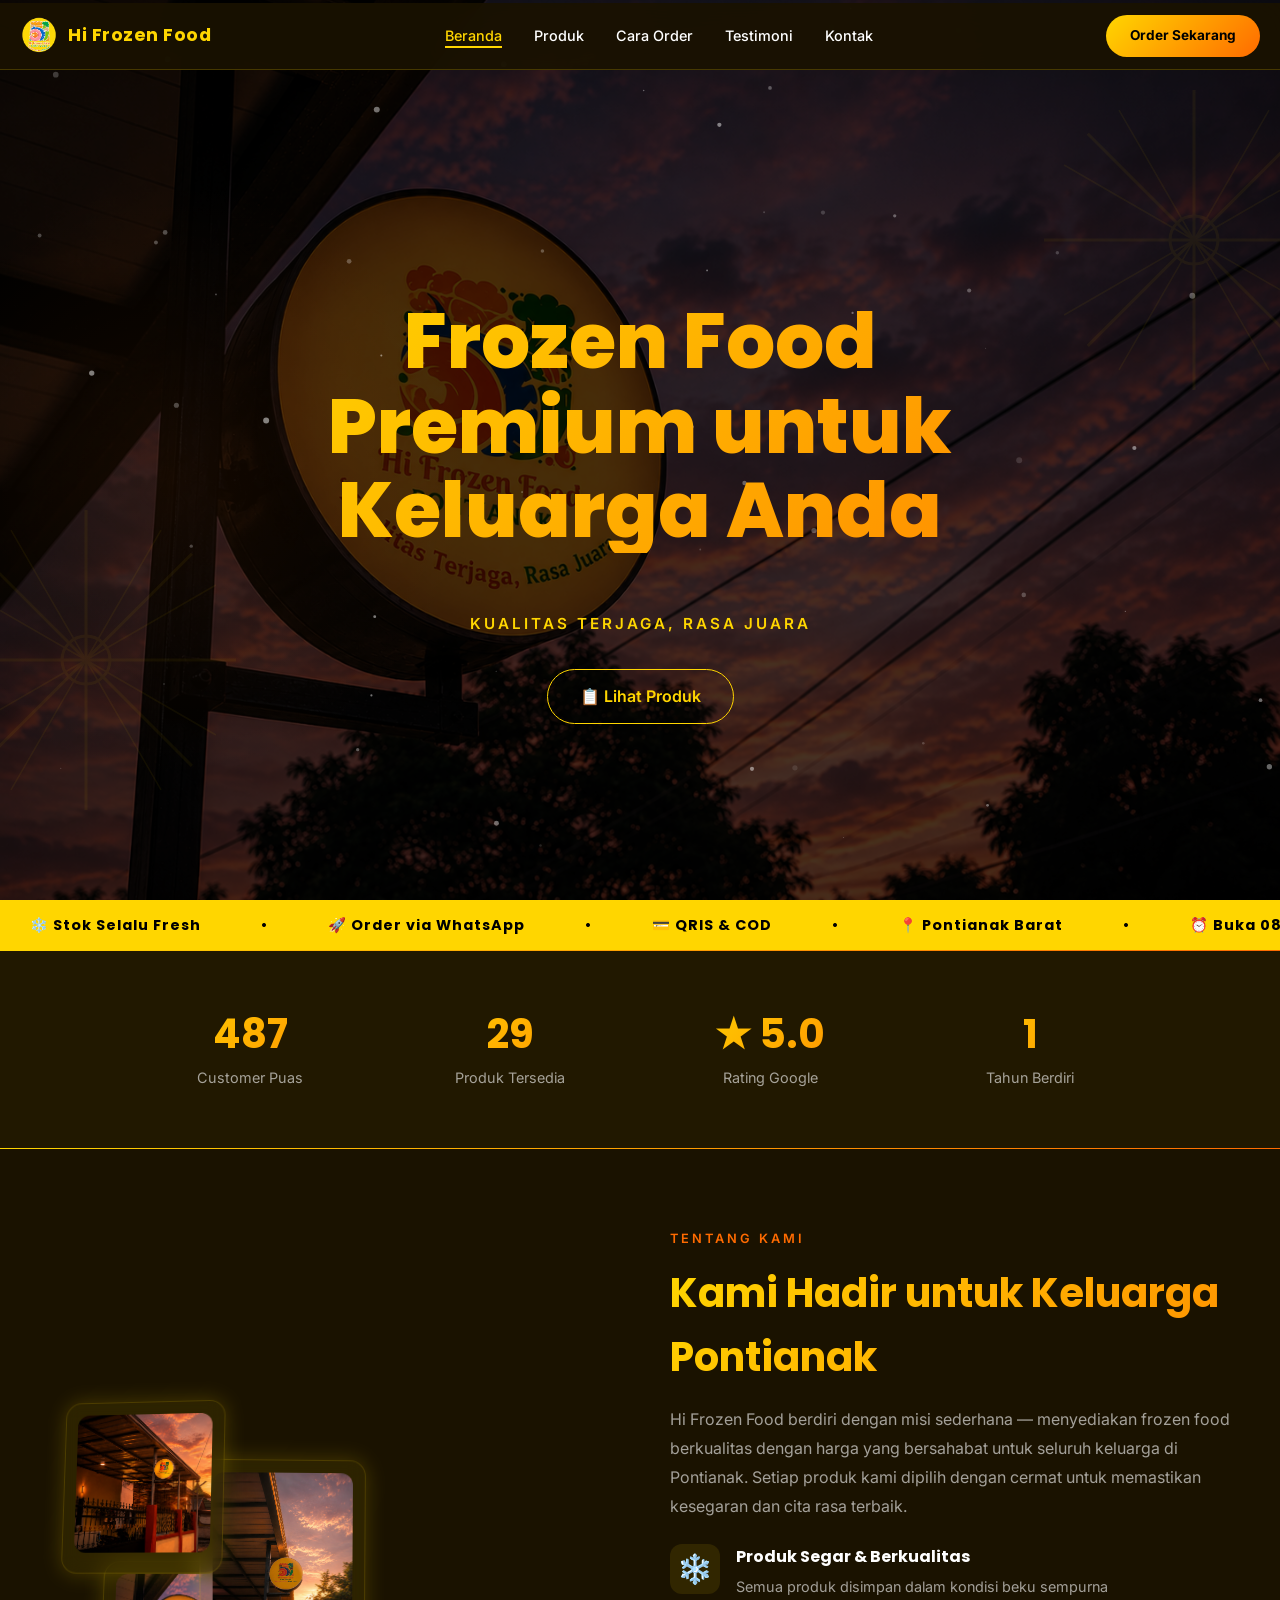
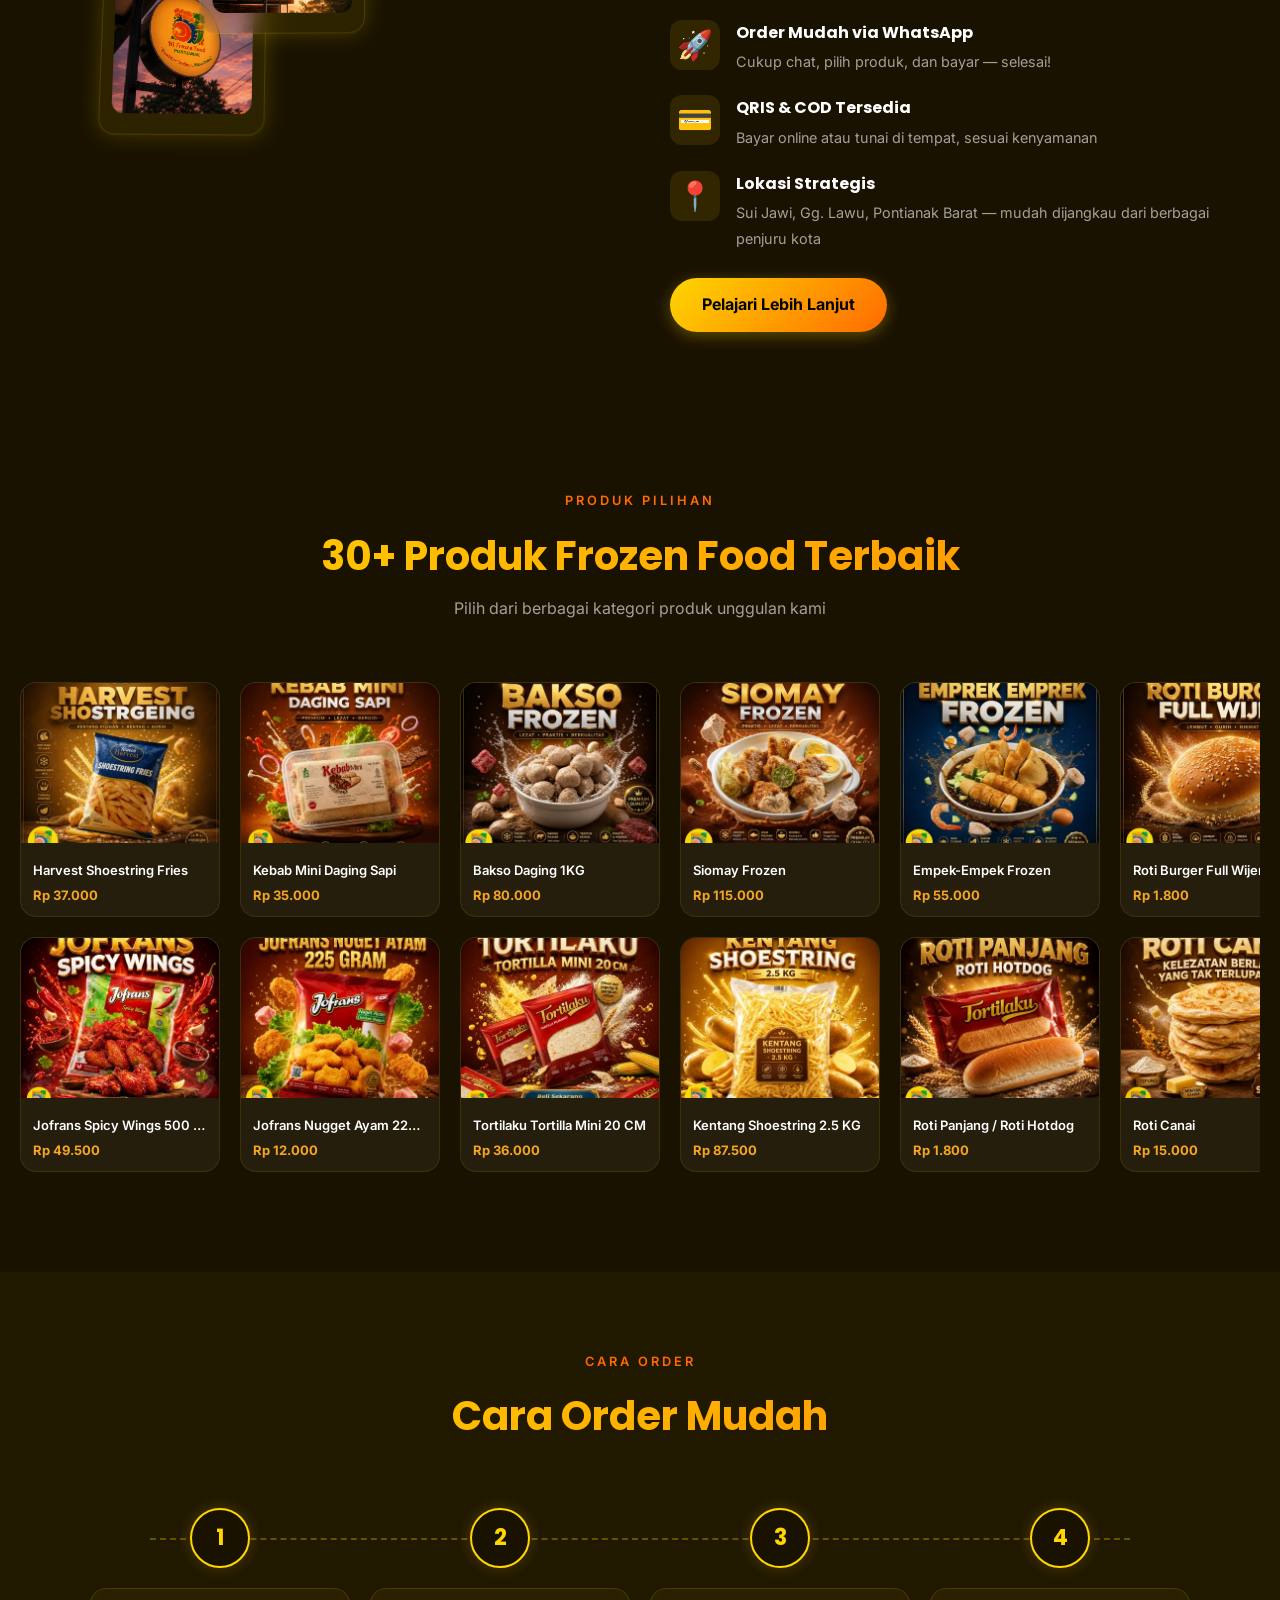
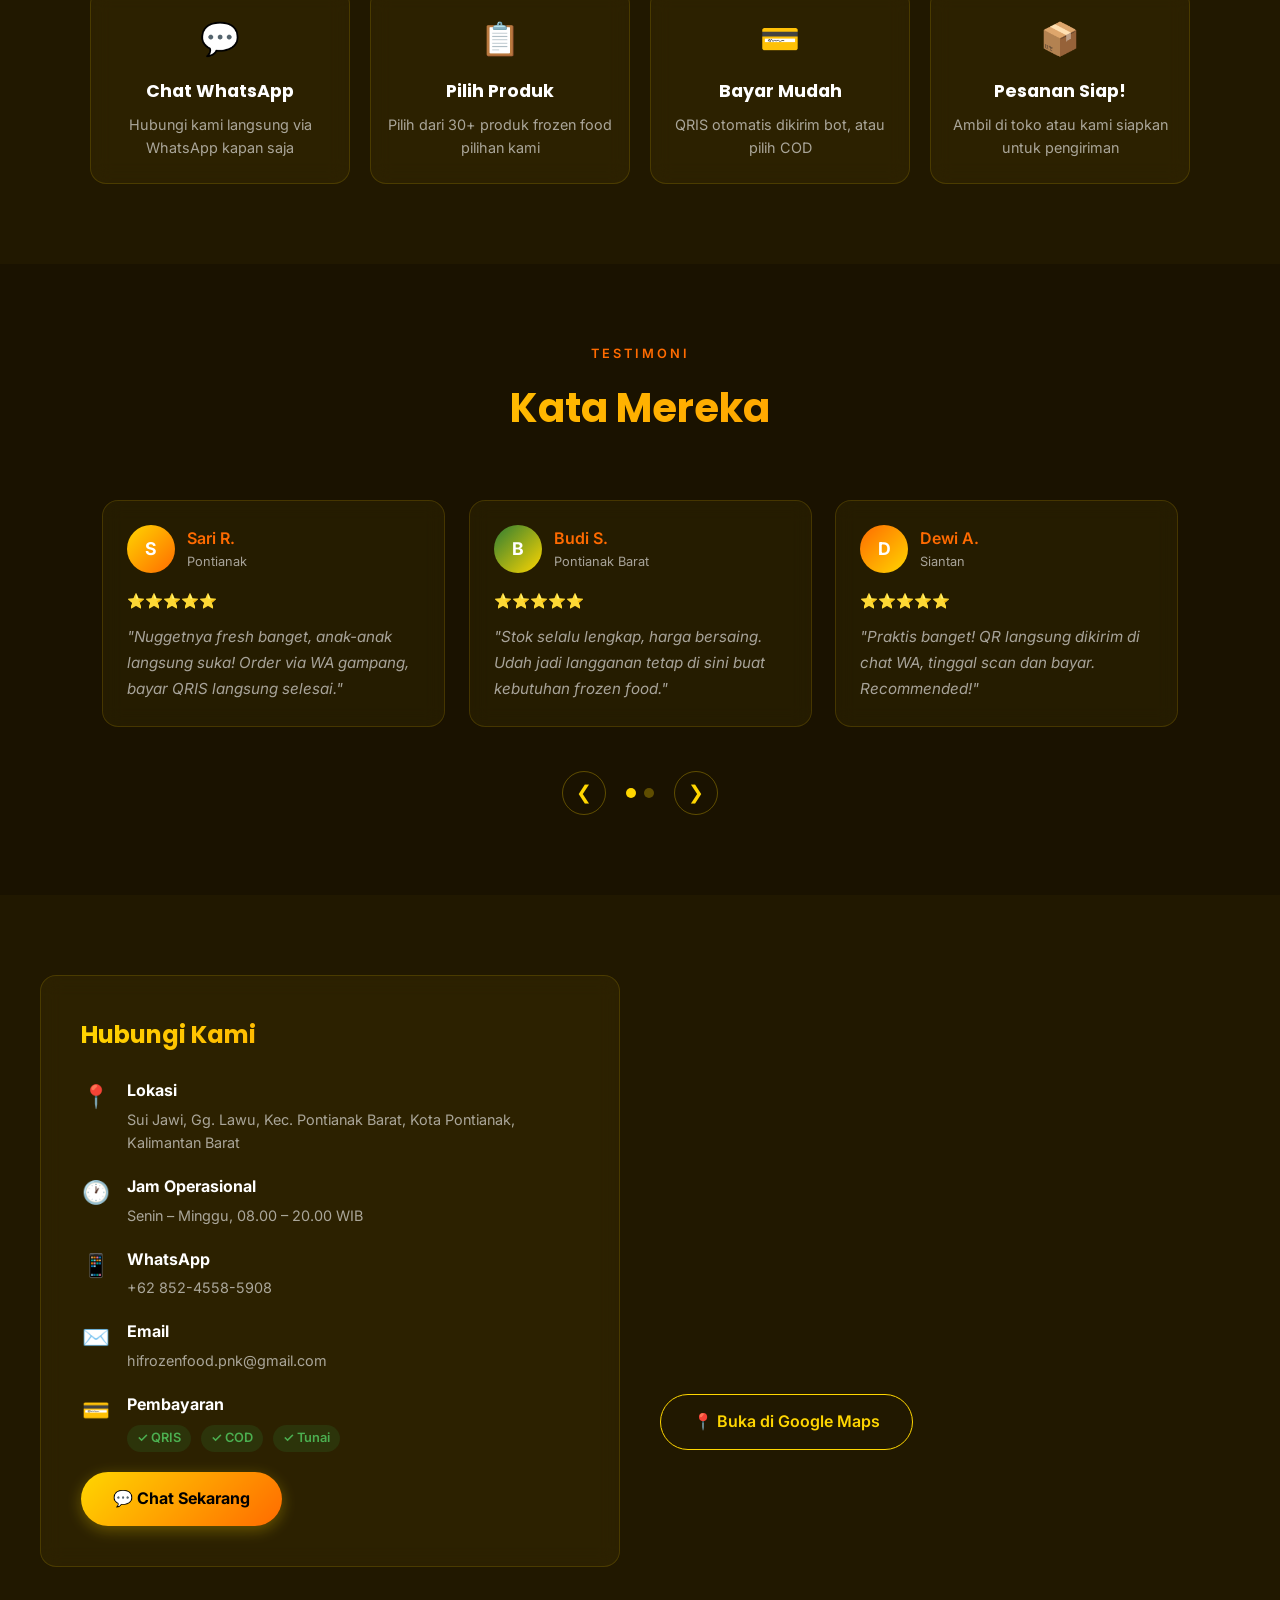
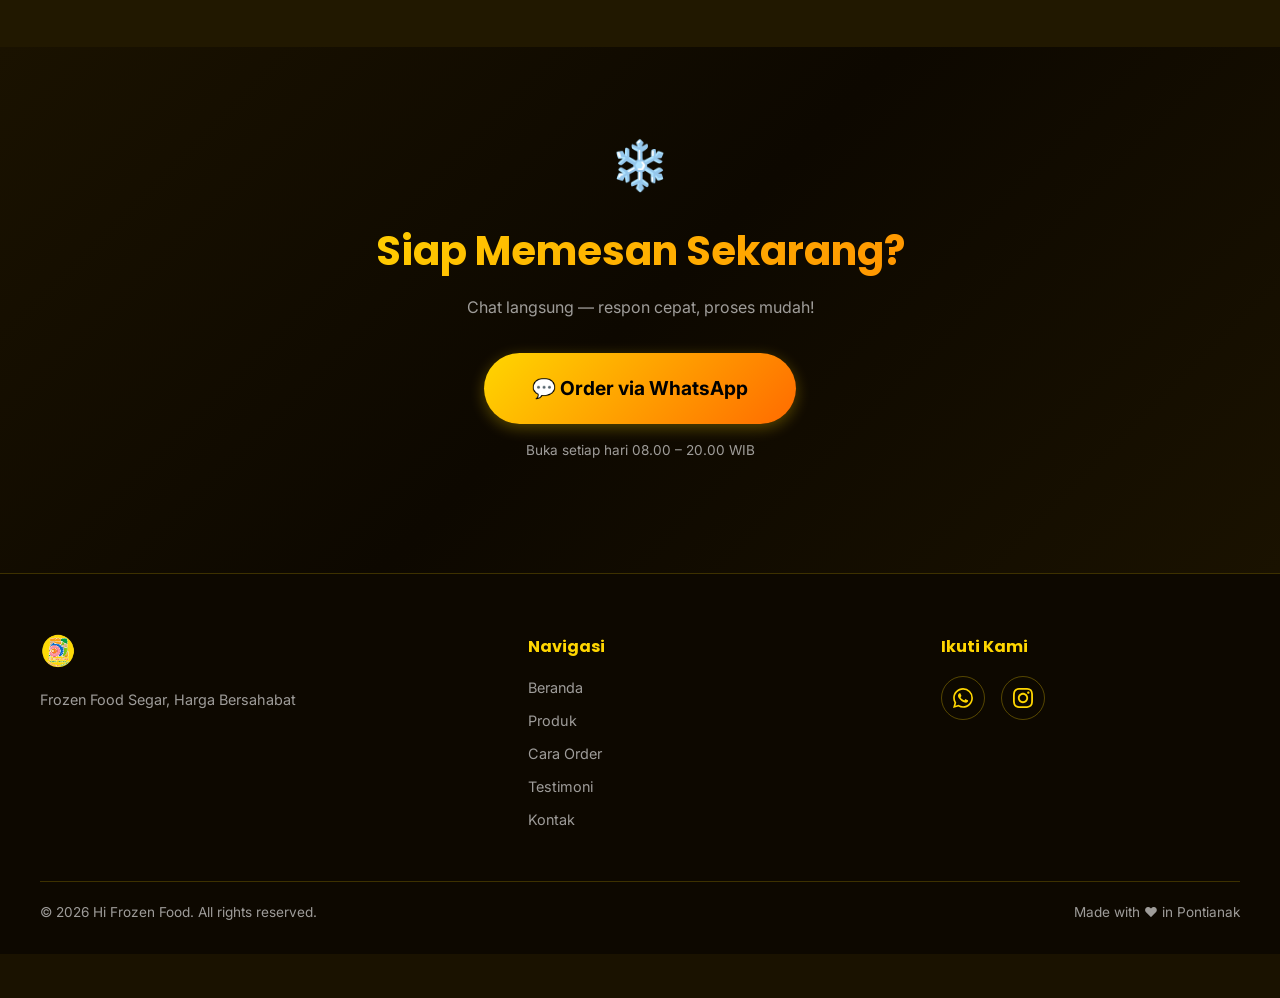
<file: index.html>
<!DOCTYPE html>
<html lang="id">
<head>
  <meta charset="UTF-8">
  <meta name="viewport" content="width=device-width, initial-scale=1.0">
  <title>Hi Frozen Food | Frozen Food Segar, Harga Bersahabat — Pontianak</title>
  <meta name="description" content="Hi Frozen Food Pontianak — Frozen food premium segar berkualitas, harga bersahabat. Order via WhatsApp, bayar QRIS atau COD. Buka setiap hari 08.00-20.00 WIB.">
  <meta name="keywords" content="frozen food pontianak, frozen food murah, nugget pontianak, kebab frozen, sosis, dimsum, order whatsapp">
  <meta property="og:title" content="Hi Frozen Food Pontianak">
  <meta property="og:description" content="Frozen Food Premium untuk Keluarga Anda — Segar, Berkualitas, Harga Bersahabat">
  <meta property="og:type" content="website">
  <link rel="canonical" href="https://hifrozenfood.web.id">
  <link rel="icon" type="image/png" href="assets/images/logo/LOGO.png">
  <link rel="preconnect" href="https://fonts.googleapis.com">
  <link rel="preconnect" href="https://fonts.gstatic.com" crossorigin>
  <link href="https://fonts.googleapis.com/css2?family=Poppins:wght@600;700;800&family=Inter:wght@400;500&display=swap" rel="stylesheet">
  <link rel="stylesheet" href="assets/css/main.css">
  <link rel="stylesheet" href="assets/css/animations.css">
  <link rel="stylesheet" href="assets/css/navbar.css">
  <link rel="stylesheet" href="assets/css/hero.css">
  <link rel="stylesheet" href="assets/css/about.css">
  <link rel="stylesheet" href="assets/css/products.css">
  <link rel="stylesheet" href="assets/css/howto.css">
  <link rel="stylesheet" href="assets/css/testimonial.css">
  <link rel="stylesheet" href="assets/css/contact.css">
  <link rel="stylesheet" href="assets/css/footer.css">
  <link rel="stylesheet" href="assets/css/mobile.css">
</head>

<body>

  <!-- Scroll Progress Bar -->
  <div class="scroll-progress" id="scrollProgress"></div>

  <!-- Loading Screen -->
  <div class="loading-screen" id="loadingScreen">
    <div class="loading-logo"><img src="assets/images/logo/LOGO-removebg.png" alt="Hi Frozen Food"></div>
    <div class="loading-bar-track">
      <div class="loading-bar-fill"></div>
    </div>
  </div>

  <!-- Mobile Menu -->
  <div class="mobile-menu" id="mobileMenu">
    <a href="#hero" onclick="closeMobileMenu()">Beranda</a>
    <a href="#produk" onclick="closeMobileMenu()">Produk</a>
    <a href="#caraorder" onclick="closeMobileMenu()">Cara Order</a>
    <a href="#testimoni" onclick="closeMobileMenu()">Testimoni</a>
    <a href="#kontak" onclick="closeMobileMenu()">Kontak</a>
    <a class="nav-cta" href="https://wa.me/6285245585908?text=Halo%20Hi%20Frozen%20Food!%20Saya%20mau%20pesan" target="_blank" onclick="closeMobileMenu()">Order Sekarang</a>
  </div>

  <!-- Navbar -->
  <nav class="navbar" id="navbar">
    <div class="container">
      <a href="#hero" class="nav-logo"><img src="assets/images/logo/LOGO-removebg.png" alt="Hi Frozen Food" style="width:38px;height:38px;object-fit:contain;"><span class="nav-logo-text">Hi Frozen Food</span></a>
      <ul class="nav-menu">
        <li><a href="#hero" class="active">Beranda</a></li>
        <li><a href="#produk">Produk</a></li>
        <li><a href="#caraorder">Cara Order</a></li>
        <li><a href="#testimoni">Testimoni</a></li>
        <li><a href="#kontak">Kontak</a></li>
      </ul>
      <a class="nav-cta" href="https://wa.me/6285245585908?text=Halo%20Hi%20Frozen%20Food!%20Saya%20mau%20pesan" target="_blank">Order Sekarang</a>
      <div class="hamburger" id="hamburger" onclick="toggleMobileMenu()">
        <span></span>
        <span></span>
        <span></span>
      </div>
    </div>
  </nav>

  <!-- Hero Section -->
  <section class="hero" id="hero" style="background-image: url('assets/images/location/closeup_papan_nama_dari_bawah-landscape.png'); background-size: cover; background-position: center;">
    <!-- Snow Canvas -->
    <canvas id="snowCanvas" style="position:absolute;top:0;left:0;width:100%;height:100%;pointer-events:none;z-index:2;"></canvas>
    <!-- Snowflakes -->
    <svg class="snowflake-decor top-right" viewBox="0 0 100 100" fill="none" xmlns="http://www.w3.org/2000/svg">
      <path d="M50 0v100M0 50h100M14.6 14.6l70.7 70.7M85.3 14.6L14.6 85.3" stroke="#FFD600" stroke-width="1"/>
      <path d="M25 6.7l25 43.3M75 6.7L50 50M93.3 25L50 50M93.3 75L50 50M75 93.3L50 50M25 93.3l25-43.3M6.7 75l43.3-25M6.7 25l43.3 25" stroke="#FFD600" stroke-width="0.5"/>
      <circle cx="50" cy="50" r="8" stroke="#FFD600" stroke-width="1"/>
    </svg>
    <svg class="snowflake-decor bottom-left" viewBox="0 0 100 100" fill="none" xmlns="http://www.w3.org/2000/svg">
      <path d="M50 0v100M0 50h100M14.6 14.6l70.7 70.7M85.3 14.6L14.6 85.3" stroke="#FFD600" stroke-width="1"/>
      <path d="M25 6.7l25 43.3M75 6.7L50 50M93.3 25L50 50M93.3 75L50 50M75 93.3L50 50M25 93.3l25-43.3M6.7 75l43.3-25M6.7 25l43.3 25" stroke="#FFD600" stroke-width="0.5"/>
      <circle cx="50" cy="50" r="8" stroke="#FFD600" stroke-width="1"/>
    </svg>

    <!-- Particles -->
    <div class="particles-container" id="particles"></div>

    <!-- Hero Content -->
    <div class="hero-content">
      <div class="hero-badge">🏪 Pontianak's Trusted Frozen Food</div>
      <h1>Frozen Food Premium untuk Keluarga Anda</h1>
      <p class="hero-sub" id="heroTagline">Frozen Food Segar, Harga Bersahabat</p>
      <p class="hero-sub2">KUALITAS TERJAGA, RASA JUARA</p>
      <div class="hero-buttons">
        <a class="btn-secondary" href="#produk">📋 Lihat Produk</a>
      </div>
    </div>

  </section>

  <!-- Promo Marquee -->
  <div class="marquee">
    <div class="marquee-track">
      <span class="marquee-item">❄️ Stok Selalu Fresh</span>
      <span class="marquee-item">•</span>
      <span class="marquee-item">🚀 Order via WhatsApp</span>
      <span class="marquee-item">•</span>
      <span class="marquee-item">💳 QRIS & COD</span>
      <span class="marquee-item">•</span>
      <span class="marquee-item">📍 Pontianak Barat</span>
      <span class="marquee-item">•</span>
      <span class="marquee-item">⏰ Buka 08.00-20.00</span>
      <span class="marquee-item">•</span>
      <span class="marquee-item">⭐ Rating 5.0</span>
      <span class="marquee-item">•</span>
      <span class="marquee-item">❄️ Stok Selalu Fresh</span>
      <span class="marquee-item">•</span>
      <span class="marquee-item">🚀 Order via WhatsApp</span>
      <span class="marquee-item">•</span>
      <span class="marquee-item">💳 QRIS & COD</span>
      <span class="marquee-item">•</span>
      <span class="marquee-item">📍 Pontianak Barat</span>
      <span class="marquee-item">•</span>
      <span class="marquee-item">⏰ Buka 08.00-20.00</span>
      <span class="marquee-item">•</span>
      <span class="marquee-item">⭐ Rating 5.0</span>
      <span class="marquee-item">•</span>
    </div>
  </div>

  <!-- Stats / Social Proof -->
  <section class="stats-section" id="stats">
    <div class="stats-grid">
      <div class="stat-item reveal">
        <span class="stat-number" data-target="500">0</span>
        <div class="stat-label">Customer Puas</div>
      </div>
      <div class="stat-item reveal">
        <span class="stat-number" data-target="30">0</span>
        <div class="stat-label">Produk Tersedia</div>
      </div>
      <div class="stat-item reveal">
        <div class="stat-number">★ 5.0</div>
        <div class="stat-label">Rating Google</div>
      </div>
      <div class="stat-item reveal">
        <span class="stat-number" data-target="2">0</span>
        <div class="stat-label">Tahun Berdiri</div>
      </div>
    </div>
  </section>

  <!-- Tentang Kami -->
  <section class="about-section" id="tentang">
    <div class="container">
      <div class="about-visual">
        <div class="about-card-float card-1 reveal">
          <img src="assets/images/location/tampilan_depan_gerbang_dan_kanopi.png" alt="Tampilan Depan Toko Hi Frozen Food" loading="lazy">
        </div>
        <div class="about-card-float card-2 reveal">
          <img src="assets/images/location/papan_nama_samping_kanopi_senja.png" alt="Papan Nama Hi Frozen Food" loading="lazy">
        </div>
        <div class="about-card-float card-3 reveal">
          <img src="assets/images/location/closeup_papan_nama_dari_bawah.png" alt="Logo Hi Frozen Food" loading="lazy">
        </div>
      </div>
      <div class="about-content reveal">
        <span class="section-label">Tentang Kami</span>
        <h2>Kami Hadir untuk Keluarga Pontianak</h2>
        <p>Hi Frozen Food berdiri dengan misi sederhana — menyediakan frozen food berkualitas dengan harga yang bersahabat untuk seluruh keluarga di Pontianak. Setiap produk kami dipilih dengan cermat untuk memastikan kesegaran dan cita rasa terbaik.</p>
        <div class="about-features">
          <div class="about-feature">
            <div class="about-feature-icon">❄️</div>
            <div>
              <h4>Produk Segar & Berkualitas</h4>
              <p>Semua produk disimpan dalam kondisi beku sempurna</p>
            </div>
          </div>
          <div class="about-feature">
            <div class="about-feature-icon">🚀</div>
            <div>
              <h4>Order Mudah via WhatsApp</h4>
              <p>Cukup chat, pilih produk, dan bayar — selesai!</p>
            </div>
          </div>
          <div class="about-feature">
            <div class="about-feature-icon">💳</div>
            <div>
              <h4>QRIS & COD Tersedia</h4>
              <p>Bayar online atau tunai di tempat, sesuai kenyamanan</p>
            </div>
          </div>
          <div class="about-feature">
            <div class="about-feature-icon">📍</div>
            <div>
              <h4>Lokasi Strategis</h4>
              <p>Sui Jawi, Gg. Lawu, Pontianak Barat — mudah dijangkau dari berbagai penjuru kota</p>
            </div>
          </div>
        </div>
        <br>
        <a class="btn-primary" href="#produk">Pelajari Lebih Lanjut</a>
      </div>
    </div>
  </section>

  <!-- Produk Kami -->
  <section class="products-section" id="produk">
    <div class="container">
      <div class="section-header reveal">
        <span class="section-label">Produk Pilihan</span>
        <h2>30+ Produk Frozen Food Terbaik</h2>
        <p class="section-sub">Pilih dari berbagai kategori produk unggulan kami</p>
      </div>

    </div>
    <div class="marquee-wrapper">

      <!-- Row 1: scroll kiri -->
      <div class="marquee-row marquee-row--left">
        <!-- set 1 -->
        <div class="product-card-mini"><img src="assets/images/products/HARVEST SHOESTRING 1 KG.webp" alt="Harvest Shoestring Fries" loading="eager"><div class="product-card-mini-info"><span class="product-card-mini-name">Harvest Shoestring Fries</span><span class="product-card-mini-price">Rp 37.000</span></div></div>
        <div class="product-card-mini"><img src="assets/images/products/Kebab Mini Daging Sapi.webp" alt="Kebab Mini Daging Sapi" loading="eager"><div class="product-card-mini-info"><span class="product-card-mini-name">Kebab Mini Daging Sapi</span><span class="product-card-mini-price">Rp 35.000</span></div></div>
        <div class="product-card-mini"><img src="assets/images/products/BAKSO DAGING 1KG.webp" alt="Bakso Daging 1KG" loading="eager"><div class="product-card-mini-info"><span class="product-card-mini-name">Bakso Daging 1KG</span><span class="product-card-mini-price">Rp 80.000</span></div></div>
        <div class="product-card-mini"><img src="assets/images/products/Siomay Frozen.webp" alt="Siomay Frozen" loading="eager"><div class="product-card-mini-info"><span class="product-card-mini-name">Siomay Frozen</span><span class="product-card-mini-price">Rp 115.000</span></div></div>
        <div class="product-card-mini"><img src="assets/images/products/Emprek Emprek Frozen.webp" alt="Empek-Empek Frozen" loading="eager"><div class="product-card-mini-info"><span class="product-card-mini-name">Empek-Empek Frozen</span><span class="product-card-mini-price">Rp 55.000</span></div></div>
        <div class="product-card-mini"><img src="assets/images/products/Roti Burger Full Wijen.webp" alt="Roti Burger Full Wijen" loading="eager"><div class="product-card-mini-info"><span class="product-card-mini-name">Roti Burger Full Wijen</span><span class="product-card-mini-price">Rp 1.800</span></div></div>
        <div class="product-card-mini"><img src="assets/images/products/Roti Bandung.webp" alt="Roti Bandung" loading="eager"><div class="product-card-mini-info"><span class="product-card-mini-name">Roti Bandung</span><span class="product-card-mini-price">Rp 9.000</span></div></div>
        <div class="product-card-mini"><img src="assets/images/products/Akai Dimsum.webp" alt="Akai Dimsum" loading="eager"><div class="product-card-mini-info"><span class="product-card-mini-name">Akai Dimsum</span><span class="product-card-mini-price">Rp 23.000</span></div></div>
        <div class="product-card-mini"><img src="assets/images/products/HARVEST CRINKLE 1 KG.webp" alt="Harvest Crinkle Cut" loading="eager"><div class="product-card-mini-info"><span class="product-card-mini-name">Harvest Crinkle Cut</span><span class="product-card-mini-price">Rp 38.000</span></div></div>
        <div class="product-card-mini"><img src="assets/images/products/Jofrans Patties Daging Ayam.webp" alt="Jofrans Patties Daging Ayam" loading="eager"><div class="product-card-mini-info"><span class="product-card-mini-name">Jofrans Patties Daging Ayam</span><span class="product-card-mini-price">Rp 43.000</span></div></div>
        <div class="product-card-mini"><img src="assets/images/products/Kentang Crinkle 2.5 KG.webp" alt="Kentang Crinkle 2.5 KG" loading="eager"><div class="product-card-mini-info"><span class="product-card-mini-name">Kentang Crinkle 2.5 KG</span><span class="product-card-mini-price">Rp 90.000</span></div></div>
        <div class="product-card-mini"><img src="assets/images/products/Kanzler Crispy Nugget Spicy.webp" alt="Kanzler Crispy Nugget Spicy" loading="eager"><div class="product-card-mini-info"><span class="product-card-mini-name">Kanzler Crispy Nugget Spicy</span><span class="product-card-mini-price">Rp 49.000</span></div></div>
        <div class="product-card-mini"><img src="assets/images/products/Jofrans Sosis Ayam Mini Koktail.webp" alt="Jofrans Sosis Ayam Mini Koktail" loading="eager"><div class="product-card-mini-info"><span class="product-card-mini-name">Jofrans Sosis Ayam Mini Koktail</span><span class="product-card-mini-price">Rp 17.400</span></div></div>
        <div class="product-card-mini"><img src="assets/images/products/JOFRANS NUGGET AYAM CRISPY ORI.webp" alt="Jofrans Nugget Ayam Crispy Ori" loading="eager"><div class="product-card-mini-info"><span class="product-card-mini-name">Jofrans Nugget Ayam Crispy Ori</span><span class="product-card-mini-price">Rp 24.500</span></div></div>
        <div class="product-card-mini"><img src="assets/images/products/Kanzler Chicken Nugget.webp" alt="Kanzler Chicken Nugget" loading="eager"><div class="product-card-mini-info"><span class="product-card-mini-name">Kanzler Chicken Nugget</span><span class="product-card-mini-price">Rp 45.500</span></div></div>
        <!-- set 2 (duplikat untuk infinite loop) -->
        <div class="product-card-mini"><img src="assets/images/products/HARVEST SHOESTRING 1 KG.webp" alt="Harvest Shoestring Fries" loading="eager"><div class="product-card-mini-info"><span class="product-card-mini-name">Harvest Shoestring Fries</span><span class="product-card-mini-price">Rp 37.000</span></div></div>
        <div class="product-card-mini"><img src="assets/images/products/Kebab Mini Daging Sapi.webp" alt="Kebab Mini Daging Sapi" loading="eager"><div class="product-card-mini-info"><span class="product-card-mini-name">Kebab Mini Daging Sapi</span><span class="product-card-mini-price">Rp 35.000</span></div></div>
        <div class="product-card-mini"><img src="assets/images/products/BAKSO DAGING 1KG.webp" alt="Bakso Daging 1KG" loading="eager"><div class="product-card-mini-info"><span class="product-card-mini-name">Bakso Daging 1KG</span><span class="product-card-mini-price">Rp 80.000</span></div></div>
        <div class="product-card-mini"><img src="assets/images/products/Siomay Frozen.webp" alt="Siomay Frozen" loading="eager"><div class="product-card-mini-info"><span class="product-card-mini-name">Siomay Frozen</span><span class="product-card-mini-price">Rp 115.000</span></div></div>
        <div class="product-card-mini"><img src="assets/images/products/Emprek Emprek Frozen.webp" alt="Empek-Empek Frozen" loading="eager"><div class="product-card-mini-info"><span class="product-card-mini-name">Empek-Empek Frozen</span><span class="product-card-mini-price">Rp 55.000</span></div></div>
        <div class="product-card-mini"><img src="assets/images/products/Roti Burger Full Wijen.webp" alt="Roti Burger Full Wijen" loading="eager"><div class="product-card-mini-info"><span class="product-card-mini-name">Roti Burger Full Wijen</span><span class="product-card-mini-price">Rp 1.800</span></div></div>
        <div class="product-card-mini"><img src="assets/images/products/Roti Bandung.webp" alt="Roti Bandung" loading="eager"><div class="product-card-mini-info"><span class="product-card-mini-name">Roti Bandung</span><span class="product-card-mini-price">Rp 9.000</span></div></div>
        <div class="product-card-mini"><img src="assets/images/products/Akai Dimsum.webp" alt="Akai Dimsum" loading="eager"><div class="product-card-mini-info"><span class="product-card-mini-name">Akai Dimsum</span><span class="product-card-mini-price">Rp 23.000</span></div></div>
        <div class="product-card-mini"><img src="assets/images/products/HARVEST CRINKLE 1 KG.webp" alt="Harvest Crinkle Cut" loading="eager"><div class="product-card-mini-info"><span class="product-card-mini-name">Harvest Crinkle Cut</span><span class="product-card-mini-price">Rp 38.000</span></div></div>
        <div class="product-card-mini"><img src="assets/images/products/Jofrans Patties Daging Ayam.webp" alt="Jofrans Patties Daging Ayam" loading="eager"><div class="product-card-mini-info"><span class="product-card-mini-name">Jofrans Patties Daging Ayam</span><span class="product-card-mini-price">Rp 43.000</span></div></div>
        <div class="product-card-mini"><img src="assets/images/products/Kentang Crinkle 2.5 KG.webp" alt="Kentang Crinkle 2.5 KG" loading="eager"><div class="product-card-mini-info"><span class="product-card-mini-name">Kentang Crinkle 2.5 KG</span><span class="product-card-mini-price">Rp 90.000</span></div></div>
        <div class="product-card-mini"><img src="assets/images/products/Kanzler Crispy Nugget Spicy.webp" alt="Kanzler Crispy Nugget Spicy" loading="eager"><div class="product-card-mini-info"><span class="product-card-mini-name">Kanzler Crispy Nugget Spicy</span><span class="product-card-mini-price">Rp 49.000</span></div></div>
        <div class="product-card-mini"><img src="assets/images/products/Jofrans Sosis Ayam Mini Koktail.webp" alt="Jofrans Sosis Ayam Mini Koktail" loading="eager"><div class="product-card-mini-info"><span class="product-card-mini-name">Jofrans Sosis Ayam Mini Koktail</span><span class="product-card-mini-price">Rp 17.400</span></div></div>
        <div class="product-card-mini"><img src="assets/images/products/JOFRANS NUGGET AYAM CRISPY ORI.webp" alt="Jofrans Nugget Ayam Crispy Ori" loading="eager"><div class="product-card-mini-info"><span class="product-card-mini-name">Jofrans Nugget Ayam Crispy Ori</span><span class="product-card-mini-price">Rp 24.500</span></div></div>
        <div class="product-card-mini"><img src="assets/images/products/Kanzler Chicken Nugget.webp" alt="Kanzler Chicken Nugget" loading="eager"><div class="product-card-mini-info"><span class="product-card-mini-name">Kanzler Chicken Nugget</span><span class="product-card-mini-price">Rp 45.500</span></div></div>
      </div>

      <!-- Row 2: scroll kanan -->
      <div class="marquee-row marquee-row--right">
        <!-- set 1 -->
        <div class="product-card-mini"><img src="assets/images/products/JOFRANS SPICY WINGS 500 GRM.webp" alt="Jofrans Spicy Wings 500 Gram" loading="eager"><div class="product-card-mini-info"><span class="product-card-mini-name">Jofrans Spicy Wings 500 Gram</span><span class="product-card-mini-price">Rp 49.500</span></div></div>
        <div class="product-card-mini"><img src="assets/images/products/Jofrans Nuget Ayam 225 Gram.webp" alt="Jofrans Nugget Ayam 225 Gram" loading="eager"><div class="product-card-mini-info"><span class="product-card-mini-name">Jofrans Nugget Ayam 225 Gram</span><span class="product-card-mini-price">Rp 12.000</span></div></div>
        <div class="product-card-mini"><img src="assets/images/products/Tortilaku Tortilla Mini 20 CM.webp" alt="Tortilaku Tortilla Mini 20 CM" loading="eager"><div class="product-card-mini-info"><span class="product-card-mini-name">Tortilaku Tortilla Mini 20 CM</span><span class="product-card-mini-price">Rp 36.000</span></div></div>
        <div class="product-card-mini"><img src="assets/images/products/Kentang Shoestring 2.5 KG.webp" alt="Kentang Shoestring 2.5 KG" loading="eager"><div class="product-card-mini-info"><span class="product-card-mini-name">Kentang Shoestring 2.5 KG</span><span class="product-card-mini-price">Rp 87.500</span></div></div>
        <div class="product-card-mini"><img src="assets/images/products/Roti Panjang Roti Hotdog.webp" alt="Roti Panjang / Roti Hotdog" loading="eager"><div class="product-card-mini-info"><span class="product-card-mini-name">Roti Panjang / Roti Hotdog</span><span class="product-card-mini-price">Rp 1.800</span></div></div>
        <div class="product-card-mini"><img src="assets/images/products/Roti Canai.webp" alt="Roti Canai" loading="eager"><div class="product-card-mini-info"><span class="product-card-mini-name">Roti Canai</span><span class="product-card-mini-price">Rp 15.000</span></div></div>
        <div class="product-card-mini"><img src="assets/images/products/Tortilaku Tortilla Besar 25 CM.webp" alt="Tortilaku Tortilla Besar 25 CM" loading="eager"><div class="product-card-mini-info"><span class="product-card-mini-name">Tortilaku Tortilla Besar 25 CM</span><span class="product-card-mini-price">Rp 45.000</span></div></div>
        <div class="product-card-mini"><img src="assets/images/products/Cadera Ebi Furai.webp" alt="Cadera Ebi Furai" loading="eager"><div class="product-card-mini-info"><span class="product-card-mini-name">Cadera Ebi Furai</span><span class="product-card-mini-price">Rp 45.000</span></div></div>
        <div class="product-card-mini"><img src="assets/images/products/Kebab Mini Ayam.webp" alt="Kebab Mini Ayam" loading="eager"><div class="product-card-mini-info"><span class="product-card-mini-name">Kebab Mini Ayam</span><span class="product-card-mini-price">Rp 30.000</span></div></div>
        <div class="product-card-mini"><img src="assets/images/products/JOFRANS PATTIES DAGING SAPI.webp" alt="Jofrans Patties Daging Sapi" loading="eager"><div class="product-card-mini-info"><span class="product-card-mini-name">Jofrans Patties Daging Sapi</span><span class="product-card-mini-price">Rp 51.000</span></div></div>
        <div class="product-card-mini"><img src="assets/images/products/HARVEST CALIFORNIA MIX VEGETABLE.webp" alt="Harvest California Mix Vegetable" loading="eager"><div class="product-card-mini-info"><span class="product-card-mini-name">Harvest California Mix Vegetable</span><span class="product-card-mini-price">Rp 35.000</span></div></div>
        <div class="product-card-mini"><img src="assets/images/products/KULIT DIMSUM.webp" alt="Kulit Dimsum" loading="eager"><div class="product-card-mini-info"><span class="product-card-mini-name">Kulit Dimsum</span><span class="product-card-mini-price">Rp 14.000</span></div></div>
        <div class="product-card-mini"><img src="assets/images/products/KULIT LUMPIAH.webp" alt="Kulit Lumpiah" loading="eager"><div class="product-card-mini-info"><span class="product-card-mini-name">Kulit Lumpiah</span><span class="product-card-mini-price">Rp 14.000</span></div></div>
        <div class="product-card-mini"><img src="assets/images/products/KULIT PANGSIT.webp" alt="Kulit Pangsit" loading="eager"><div class="product-card-mini-info"><span class="product-card-mini-name">Kulit Pangsit</span><span class="product-card-mini-price">Rp 13.000</span></div></div>
        <div class="product-card-mini"><img src="assets/images/products/JOFRANS SOSIS AYAM MADU.webp" alt="Jofrans Sosis Ayam Madu" loading="eager"><div class="product-card-mini-info"><span class="product-card-mini-name">Jofrans Sosis Ayam Madu</span><span class="product-card-mini-price">Rp 17.500</span></div></div>
        <!-- set 2 (duplikat untuk infinite loop) -->
        <div class="product-card-mini"><img src="assets/images/products/JOFRANS SPICY WINGS 500 GRM.webp" alt="Jofrans Spicy Wings 500 Gram" loading="eager"><div class="product-card-mini-info"><span class="product-card-mini-name">Jofrans Spicy Wings 500 Gram</span><span class="product-card-mini-price">Rp 49.500</span></div></div>
        <div class="product-card-mini"><img src="assets/images/products/Jofrans Nuget Ayam 225 Gram.webp" alt="Jofrans Nugget Ayam 225 Gram" loading="eager"><div class="product-card-mini-info"><span class="product-card-mini-name">Jofrans Nugget Ayam 225 Gram</span><span class="product-card-mini-price">Rp 12.000</span></div></div>
        <div class="product-card-mini"><img src="assets/images/products/Tortilaku Tortilla Mini 20 CM.webp" alt="Tortilaku Tortilla Mini 20 CM" loading="eager"><div class="product-card-mini-info"><span class="product-card-mini-name">Tortilaku Tortilla Mini 20 CM</span><span class="product-card-mini-price">Rp 36.000</span></div></div>
        <div class="product-card-mini"><img src="assets/images/products/Kentang Shoestring 2.5 KG.webp" alt="Kentang Shoestring 2.5 KG" loading="eager"><div class="product-card-mini-info"><span class="product-card-mini-name">Kentang Shoestring 2.5 KG</span><span class="product-card-mini-price">Rp 87.500</span></div></div>
        <div class="product-card-mini"><img src="assets/images/products/Roti Panjang Roti Hotdog.webp" alt="Roti Panjang / Roti Hotdog" loading="eager"><div class="product-card-mini-info"><span class="product-card-mini-name">Roti Panjang / Roti Hotdog</span><span class="product-card-mini-price">Rp 1.800</span></div></div>
        <div class="product-card-mini"><img src="assets/images/products/Roti Canai.webp" alt="Roti Canai" loading="eager"><div class="product-card-mini-info"><span class="product-card-mini-name">Roti Canai</span><span class="product-card-mini-price">Rp 15.000</span></div></div>
        <div class="product-card-mini"><img src="assets/images/products/Tortilaku Tortilla Besar 25 CM.webp" alt="Tortilaku Tortilla Besar 25 CM" loading="eager"><div class="product-card-mini-info"><span class="product-card-mini-name">Tortilaku Tortilla Besar 25 CM</span><span class="product-card-mini-price">Rp 45.000</span></div></div>
        <div class="product-card-mini"><img src="assets/images/products/Cadera Ebi Furai.webp" alt="Cadera Ebi Furai" loading="eager"><div class="product-card-mini-info"><span class="product-card-mini-name">Cadera Ebi Furai</span><span class="product-card-mini-price">Rp 45.000</span></div></div>
        <div class="product-card-mini"><img src="assets/images/products/Kebab Mini Ayam.webp" alt="Kebab Mini Ayam" loading="eager"><div class="product-card-mini-info"><span class="product-card-mini-name">Kebab Mini Ayam</span><span class="product-card-mini-price">Rp 30.000</span></div></div>
        <div class="product-card-mini"><img src="assets/images/products/JOFRANS PATTIES DAGING SAPI.webp" alt="Jofrans Patties Daging Sapi" loading="eager"><div class="product-card-mini-info"><span class="product-card-mini-name">Jofrans Patties Daging Sapi</span><span class="product-card-mini-price">Rp 51.000</span></div></div>
        <div class="product-card-mini"><img src="assets/images/products/HARVEST CALIFORNIA MIX VEGETABLE.webp" alt="Harvest California Mix Vegetable" loading="eager"><div class="product-card-mini-info"><span class="product-card-mini-name">Harvest California Mix Vegetable</span><span class="product-card-mini-price">Rp 35.000</span></div></div>
        <div class="product-card-mini"><img src="assets/images/products/KULIT DIMSUM.webp" alt="Kulit Dimsum" loading="eager"><div class="product-card-mini-info"><span class="product-card-mini-name">Kulit Dimsum</span><span class="product-card-mini-price">Rp 14.000</span></div></div>
        <div class="product-card-mini"><img src="assets/images/products/KULIT LUMPIAH.webp" alt="Kulit Lumpiah" loading="eager"><div class="product-card-mini-info"><span class="product-card-mini-name">Kulit Lumpiah</span><span class="product-card-mini-price">Rp 14.000</span></div></div>
        <div class="product-card-mini"><img src="assets/images/products/KULIT PANGSIT.webp" alt="Kulit Pangsit" loading="eager"><div class="product-card-mini-info"><span class="product-card-mini-name">Kulit Pangsit</span><span class="product-card-mini-price">Rp 13.000</span></div></div>
        <div class="product-card-mini"><img src="assets/images/products/JOFRANS SOSIS AYAM MADU.webp" alt="Jofrans Sosis Ayam Madu" loading="eager"><div class="product-card-mini-info"><span class="product-card-mini-name">Jofrans Sosis Ayam Madu</span><span class="product-card-mini-price">Rp 17.500</span></div></div>
      </div>

    </div>
  </section>

  <!-- Cara Order -->
  <section class="order-section" id="caraorder">
    <div class="container">
      <div class="section-header reveal">
        <span class="section-label">Cara Order</span>
        <h2>Cara Order Mudah</h2>
      </div>
      <div class="order-timeline">
        <div class="order-step reveal">
          <div class="order-step-num">1</div>
          <div class="order-step-card">
            <span class="icon">💬</span>
            <h4>Chat WhatsApp</h4>
            <p>Hubungi kami langsung via WhatsApp kapan saja</p>
          </div>
        </div>
        <div class="order-step reveal">
          <div class="order-step-num">2</div>
          <div class="order-step-card">
            <span class="icon">📋</span>
            <h4>Pilih Produk</h4>
            <p>Pilih dari 30+ produk frozen food pilihan kami</p>
          </div>
        </div>
        <div class="order-step reveal">
          <div class="order-step-num">3</div>
          <div class="order-step-card">
            <span class="icon">💳</span>
            <h4>Bayar Mudah</h4>
            <p>QRIS otomatis dikirim bot, atau pilih COD</p>
          </div>
        </div>
        <div class="order-step reveal">
          <div class="order-step-num">4</div>
          <div class="order-step-card">
            <span class="icon">📦</span>
            <h4>Pesanan Siap!</h4>
            <p>Ambil di toko atau kami siapkan untuk pengiriman</p>
          </div>
        </div>
      </div>
    </div>
  </section>

  <!-- Testimoni -->
  <section class="testi-section" id="testimoni">
    <div class="container">
      <div class="section-header reveal">
        <span class="section-label">Testimoni</span>
        <h2>Kata Mereka</h2>
      </div>
      <div class="testi-carousel" id="testiCarousel">
        <div class="testi-track" id="testiTrack">
          <!-- Testimonial 1 -->
          <div class="testi-card">
            <div class="testi-card-inner">
              <div class="testi-header">
                <div class="testi-avatar testi-avatar-1">S</div>
                <div>
                  <div class="testi-name">Sari R.</div>
                  <div class="testi-location">Pontianak</div>
                </div>
              </div>
              <div class="testi-stars">⭐⭐⭐⭐⭐</div>
              <div class="testi-text">"Nuggetnya fresh banget, anak-anak langsung suka! Order via WA gampang, bayar QRIS langsung selesai."</div>
            </div>
          </div>
          <!-- Testimonial 2 -->
          <div class="testi-card">
            <div class="testi-card-inner">
              <div class="testi-header">
                <div class="testi-avatar testi-avatar-2">B</div>
                <div>
                  <div class="testi-name">Budi S.</div>
                  <div class="testi-location">Pontianak Barat</div>
                </div>
              </div>
              <div class="testi-stars">⭐⭐⭐⭐⭐</div>
              <div class="testi-text">"Stok selalu lengkap, harga bersaing. Udah jadi langganan tetap di sini buat kebutuhan frozen food."</div>
            </div>
          </div>
          <!-- Testimonial 3 -->
          <div class="testi-card">
            <div class="testi-card-inner">
              <div class="testi-header">
                <div class="testi-avatar testi-avatar-3">D</div>
                <div>
                  <div class="testi-name">Dewi A.</div>
                  <div class="testi-location">Siantan</div>
                </div>
              </div>
              <div class="testi-stars">⭐⭐⭐⭐⭐</div>
              <div class="testi-text">"Praktis banget! QR langsung dikirim di chat WA, tinggal scan dan bayar. Recommended!"</div>
            </div>
          </div>
          <!-- Testimonial 4 -->
          <div class="testi-card">
            <div class="testi-card-inner">
              <div class="testi-header">
                <div class="testi-avatar testi-avatar-4">R</div>
                <div>
                  <div class="testi-name">Rina M.</div>
                  <div class="testi-location">Pontianak Utara</div>
                </div>
              </div>
              <div class="testi-stars">⭐⭐⭐⭐⭐</div>
              <div class="testi-text">"Kebabnya enak banget! Beli tiap minggu buat stok di rumah. Harga worth it sama kualitasnya."</div>
            </div>
          </div>
          <!-- Testimonial 5 -->
          <div class="testi-card">
            <div class="testi-card-inner">
              <div class="testi-header">
                <div class="testi-avatar testi-avatar-5">H</div>
                <div>
                  <div class="testi-name">Hendra K.</div>
                  <div class="testi-location">Pontianak Selatan</div>
                </div>
              </div>
              <div class="testi-stars">⭐⭐⭐⭐⭐</div>
              <div class="testi-text">"Respon WAnya cepet, langsung dibalas dan langsung diproses. Frozen food terlengkap di Pontianak!"</div>
            </div>
          </div>
          <!-- Testimonial 6 -->
          <div class="testi-card">
            <div class="testi-card-inner">
              <div class="testi-header">
                <div class="testi-avatar testi-avatar-6">M</div>
                <div>
                  <div class="testi-name">Maya L.</div>
                  <div class="testi-location">Pontianak Kota</div>
                </div>
              </div>
              <div class="testi-stars">⭐⭐⭐⭐⭐</div>
              <div class="testi-text">"Produknya lengkap dari nugget sampe roti. Satu stop shopping frozen food!"</div>
            </div>
          </div>
        </div>
        <div class="testi-nav">
          <button class="testi-arrow" id="testiPrev">&#10094;</button>
          <div class="testi-dots" id="testiDots"></div>
          <button class="testi-arrow" id="testiNext">&#10095;</button>
        </div>
      </div>
    </div>
  </section>

  <!-- Lokasi & Kontak -->
  <section class="contact-section" id="kontak">
    <div class="container">
      <div class="contact-info-card reveal">
        <h3>Hubungi Kami</h3>
        <div class="contact-item">
          <span class="icon">📍</span>
          <div>
            <h4>Lokasi</h4>
            <p>Sui Jawi, Gg. Lawu, Kec. Pontianak Barat, Kota Pontianak, Kalimantan Barat</p>
          </div>
        </div>
        <div class="contact-item">
          <span class="icon">🕐</span>
          <div>
            <h4>Jam Operasional</h4>
            <p>Senin – Minggu, 08.00 – 20.00 WIB</p>
          </div>
        </div>
        <div class="contact-item">
          <span class="icon">📱</span>
          <div>
            <h4>WhatsApp</h4>
            <p>+62 852-4558-5908</p>
          </div>
        </div>
        <div class="contact-item">
          <span class="icon">✉️</span>
          <div>
            <h4>Email</h4>
            <p>hifrozenfood.pnk@gmail.com</p>
          </div>
        </div>
        <div class="contact-item">
          <span class="icon">💳</span>
          <div>
            <h4>Pembayaran</h4>
            <div>
              <span class="payment-badge">✓ QRIS</span>
              <span class="payment-badge">✓ COD</span>
              <span class="payment-badge">✓ Tunai</span>
            </div>
          </div>
        </div>
        <a class="btn-primary" href="https://wa.me/6285245585908?text=Halo%20Hi%20Frozen%20Food!%20Saya%20mau%20pesan" target="_blank">💬 Chat Sekarang</a>
      </div>
      <div class="contact-map reveal">
        <iframe src="https://maps.google.com/maps?q=-0.0175,109.3275&z=17&output=embed" width="100%" height="350" style="border:none;border-radius:16px;" allowfullscreen="" loading="lazy" referrerpolicy="no-referrer-when-downgrade"></iframe>
        <a class="btn-secondary" href="https://maps.app.goo.gl/YRZAssjkWorTA36y9" target="_blank" style="display:inline-flex;margin-top:12px;">📍 Buka di Google Maps</a>
      </div>
    </div>
  </section>

  <!-- CTA Akhir -->
  <section class="cta-section">
    <div class="container reveal">
      <div class="cta-icon">❄️</div>
      <h2>Siap Memesan Sekarang?</h2>
      <p>Chat langsung — respon cepat, proses mudah!</p>
      <a class="btn-primary" href="https://wa.me/6285245585908?text=Halo%20Hi%20Frozen%20Food!%20Saya%20mau%20pesan" target="_blank">💬 Order via WhatsApp</a>
      <p class="cta-note">Buka setiap hari 08.00 – 20.00 WIB</p>
    </div>
  </section>

  <!-- Footer -->
  <footer class="footer">
    <div class="container">
      <div class="footer-grid">
        <div>
          <div class="footer-brand"><img src="assets/images/logo/LOGO-removebg.png" alt="Hi Frozen Food" loading="lazy"></div>
          <p class="footer-tagline">Frozen Food Segar, Harga Bersahabat</p>
        </div>
        <div class="footer-links">
          <h4>Navigasi</h4>
          <a href="#hero">Beranda</a>
          <a href="#produk">Produk</a>
          <a href="#caraorder">Cara Order</a>
          <a href="#testimoni">Testimoni</a>
          <a href="#kontak">Kontak</a>
        </div>
        <div class="footer-social-col">
          <h4>Ikuti Kami</h4>
          <div class="footer-social">
            <a href="https://wa.me/6285245585908?text=Halo%20Hi%20Frozen%20Food!" target="_blank" title="WhatsApp">
              <svg width="20" height="20" viewBox="0 0 24 24" fill="currentColor"><path d="M17.472 14.382c-.297-.149-1.758-.867-2.03-.967-.273-.099-.471-.148-.67.15-.197.297-.767.966-.94 1.164-.173.199-.347.223-.644.075-.297-.15-1.255-.463-2.39-1.475-.883-.788-1.48-1.761-1.653-2.059-.173-.297-.018-.458.13-.606.134-.133.298-.347.446-.52.149-.174.198-.298.298-.497.099-.198.05-.371-.025-.52-.075-.149-.669-1.612-.916-2.207-.242-.579-.487-.5-.669-.51-.173-.008-.371-.01-.57-.01-.198 0-.52.074-.792.372-.272.297-1.04 1.016-1.04 2.479 0 1.462 1.065 2.875 1.213 3.074.149.198 2.096 3.2 5.077 4.487.709.306 1.262.489 1.694.625.712.227 1.36.195 1.871.118.571-.085 1.758-.719 2.006-1.413.248-.694.248-1.289.173-1.413-.074-.124-.272-.198-.57-.347m-5.421 7.403h-.004a9.87 9.87 0 01-5.031-1.378l-.361-.214-3.741.982.998-3.648-.235-.374a9.86 9.86 0 01-1.51-5.26c.001-5.45 4.436-9.884 9.888-9.884 2.64 0 5.122 1.03 6.988 2.898a9.825 9.825 0 012.893 6.994c-.003 5.45-4.437 9.884-9.885 9.884m8.413-18.297A11.815 11.815 0 0012.05 0C5.495 0 .16 5.335.157 11.892c0 2.096.547 4.142 1.588 5.945L.057 24l6.305-1.654a11.882 11.882 0 005.683 1.448h.005c6.554 0 11.89-5.335 11.893-11.893a11.821 11.821 0 00-3.48-8.413z"/></svg>
            </a>
            <a href="https://www.instagram.com/hifrozenfood.pnk/" target="_blank" title="Instagram">
              <svg width="20" height="20" viewBox="0 0 24 24" fill="currentColor"><path d="M12 2.163c3.204 0 3.584.012 4.85.07 3.252.148 4.771 1.691 4.919 4.919.058 1.265.069 1.645.069 4.849 0 3.205-.012 3.584-.069 4.849-.149 3.225-1.664 4.771-4.919 4.919-1.266.058-1.644.07-4.85.07-3.204 0-3.584-.012-4.849-.07-3.26-.149-4.771-1.699-4.919-4.92-.058-1.265-.07-1.644-.07-4.849 0-3.204.013-3.583.07-4.849.149-3.227 1.664-4.771 4.919-4.919 1.266-.057 1.645-.069 4.849-.069zm0-2.163c-3.259 0-3.667.014-4.947.072-4.358.2-6.78 2.618-6.98 6.98-.059 1.281-.073 1.689-.073 4.948 0 3.259.014 3.668.072 4.948.2 4.358 2.618 6.78 6.98 6.98 1.281.058 1.689.072 4.948.072 3.259 0 3.668-.014 4.948-.072 4.354-.2 6.782-2.618 6.979-6.98.059-1.28.073-1.689.073-4.948 0-3.259-.014-3.667-.072-4.947-.196-4.354-2.617-6.78-6.979-6.98-1.281-.059-1.69-.073-4.949-.073zm0 5.838c-3.403 0-6.162 2.759-6.162 6.162s2.759 6.163 6.162 6.163 6.162-2.759 6.162-6.163c0-3.403-2.759-6.162-6.162-6.162zm0 10.162c-2.209 0-4-1.79-4-4 0-2.209 1.791-4 4-4s4 1.791 4 4c0 2.21-1.791 4-4 4zm6.406-11.845c-.796 0-1.441.645-1.441 1.44s.645 1.44 1.441 1.44c.795 0 1.439-.645 1.439-1.44s-.644-1.44-1.439-1.44z"/></svg>
            </a>
          </div>
        </div>
      </div>
      <div class="footer-divider"></div>
      <div class="footer-bottom">
        <p>&copy; 2026 Hi Frozen Food. All rights reserved.</p>
        <p>Made with ❤️ in Pontianak</p>
      </div>
    </div>
  </footer>

  <!-- Scroll to Top -->
  <button class="float-top" id="scrollTop" onclick="window.scrollTo({top:0,behavior:'smooth'})">
    <svg width="20" height="20" viewBox="0 0 24 24" fill="none" stroke="currentColor" stroke-width="3" stroke-linecap="round" stroke-linejoin="round"><path d="M18 15l-6-6-6 6"/></svg>
  </button>
  <script src="assets/js/animations.js"></script>
  <script src="assets/js/navbar.js"></script>
  <script src="assets/js/hero.js"></script>
  <script src="assets/js/products.js"></script>
  <script src="assets/js/testimonial.js"></script>


  <script src="assets/js/animations.js"></script>
  <script src="assets/js/navbar.js"></script>
  <script src="assets/js/hero.js"></script>
  <script src="assets/js/products.js"></script>
  <script src="assets/js/testimonial.js"></script>

</body>
</html>
</file>
<file: assets/css/main.css>
/* ================================================================
       ROOT VARIABLES
       ================================================================ */
    :root {
      --bg-body: #1A1200;
      --bg-hero: linear-gradient(135deg, #1A1200 0%, #0D0800 50%, #1A1200 100%);
      --bg-card: rgba(255, 214, 0, 0.05);
      --bg-footer: #0D0800;
      --bg-stats: rgba(255, 214, 0, 0.03);

      --primary: #FFD600;
      --secondary: #FF6B00;
      --accent: #2E7D32;

      --gradient-text: linear-gradient(135deg, #FFD600, #FF8C00);
      --gradient-btn: linear-gradient(135deg, #FFD600, #FF6B00);
      --gradient-hero-bg: linear-gradient(135deg, #1A1200, #0D0800);

      --border-glass: 1px solid rgba(255, 214, 0, 0.15);
      --border-glass-hover: 1px solid rgba(255, 214, 0, 0.5);
      --shadow-glow: 0 0 20px rgba(255, 214, 0, 0.2);

      --white: #FFFFFF;
      --text-muted: rgba(255, 255, 255, 0.6);

      --font-heading: 'Poppins', sans-serif;
      --font-body: 'Inter', sans-serif;
      --radius: 16px;
      --transition: all 0.3s ease;
    }

/* ================================================================
       RESET & BASE
       ================================================================ */
    *, *::before, *::after { margin: 0; padding: 0; box-sizing: border-box; }
    html {
      scroll-behavior: smooth;
      overflow-x: hidden;
      max-width: 100%;
    }
    .product-card, .btn-primary, .testi-card-inner, .float-wa, .float-top, .navbar {
      will-change: transform;
    }
    body {
      font-family: var(--font-body);
      background: var(--bg-body);
      color: var(--white);
      line-height: 1.6;
      overflow-x: hidden;
    }

    .gradient-text {
      background: var(--gradient-text);
      -webkit-background-clip: text;
      -webkit-text-fill-color: transparent;
      background-clip: text;
    }

/* ================================================================
       SCROLL PROGRESS BAR
       ================================================================ */
    .scroll-progress {
      position: fixed;
      top: 0; left: 0;
      width: 100%; height: 3px;
      background: var(--gradient-btn);
      transform-origin: left;
      transform: scaleX(0);
      z-index: 10000;
    }

/* ================================================================
       SCROLL REVEAL
       ================================================================ */
    .reveal {
      opacity: 0;
      transform: translateY(40px);
      transition: opacity 0.6s ease, transform 0.6s ease;
    }
    .reveal.revealed {
      opacity: 1;
      transform: translateY(0);
    }
    .product-grid .product-card.reveal { transition-delay: calc(var(--stagger, 0) * 0.1s); }

    .section-header.reveal h2 {
      clip-path: inset(0 100% 0 0);
      transition: clip-path 0.6s ease-out;
    }
    .section-header.reveal.revealed h2 {
      clip-path: inset(0 0 0 0);
    }

/* ================================================================
       RESPONSIVE — lihat assets/css/mobile.css
       ================================================================ */
    @media (max-width: 1024px) {
      .product-card { flex: 0 0 180px; }
      .product-image-wrap { height: 155px; }
      .testi-card { flex: 0 0 50%; }
    }
</file>
<file: assets/css/animations.css>
/* ================================================================
       LOADING SCREEN
       ================================================================ */
    .loading-screen {
      position: fixed;
      inset: 0;
      background: #0D0800;
      display: flex;
      flex-direction: column;
      align-items: center;
      justify-content: center;
      z-index: 9999;
      transition: opacity 0.4s ease, visibility 0.4s ease;
    }
    .loading-screen.hidden { opacity: 0; visibility: hidden; pointer-events: none; }
    .loading-logo {
      font-family: var(--font-heading);
      font-size: 2rem;
      font-weight: 800;
      background: var(--gradient-text);
      -webkit-background-clip: text;
      -webkit-text-fill-color: transparent;
      background-clip: text;
      margin-bottom: 40px;
    }
    .loading-logo img { height: 60px; object-fit: contain; }
    .loading-bar-track {
      width: 200px;
      height: 3px;
      background: rgba(255,214,0,0.15);
      border-radius: 3px;
      overflow: hidden;
    }
    .loading-bar-fill {
      height: 100%;
      width: 0%;
      background: var(--gradient-btn);
      border-radius: 3px;
      animation: loadingProgress 1.2s ease-out forwards;
    }
    @keyframes loadingProgress {
      0% { width: 0%; }
      100% { width: 100%; }
    }
</file>
<file: assets/css/navbar.css>
/* ================================================================
       NAVBAR
       ================================================================ */
    .navbar {
      position: fixed;
      top: 3px; left: 0;
      width: 100%;
      z-index: 999;
      background: rgba(26, 18, 0, 0.9);
      backdrop-filter: blur(20px);
      -webkit-backdrop-filter: blur(20px);
      border-bottom: 1px solid rgba(255, 214, 0, 0.2);
      padding: 12px 0;
      transition: var(--transition);
    }
    .navbar.scrolled {
      padding: 8px 0;
      box-shadow: 0 4px 30px rgba(0,0,0,0.3);
      border-bottom-color: rgba(255,214,0,0.35);
    }
    .navbar .container {
      max-width: 1280px;
      margin: 0 auto;
      padding: 0 20px;
      display: flex;
      align-items: center;
      justify-content: space-between;
    }
    .nav-logo {
      display: flex;
      align-items: center;
      gap: 10px;
      text-decoration: none;
    }
    .nav-logo img {
      width: 38px;
      height: 38px;
      object-fit: contain;
      flex-shrink: 0;
    }
    .nav-logo-text {
      font-family: var(--font-heading);
      font-size: 1.1rem;
      font-weight: 700;
      color: var(--primary);
      letter-spacing: 0.5px;
      white-space: nowrap;
      line-height: 1;
    }
    .nav-menu {
      display: flex;
      align-items: center;
      gap: 32px;
      list-style: none;
    }
    .nav-menu a {
      font-family: var(--font-body);
      font-weight: 500;
      font-size: 0.9rem;
      color: var(--white);
      text-decoration: none;
      position: relative;
      transition: var(--transition);
    }
    .nav-menu a:hover, .nav-menu a.active { color: var(--primary); }
    .nav-menu a { position: relative; }
    .nav-menu a::after {
      content: '';
      position: absolute;
      bottom: -4px; left: 0;
      width: 0; height: 2px;
      background: var(--primary);
      transition: width 0.3s ease;
    }
    .nav-menu a:hover::after,
    .nav-menu a.active::after { width: 100%; }
    .nav-menu a.active::after {
      content: '';
      position: absolute;
      bottom: -4px; left: 0;
      width: 100%; height: 2px;
      background: var(--primary);
    }
    .nav-cta {
      background: var(--gradient-btn);
      color: #000 !important;
      font-weight: 700;
      padding: 10px 24px;
      border-radius: 50px;
      text-decoration: none;
      font-size: 0.85rem;
      transition: var(--transition);
      display: inline-block;
      border: none;
      cursor: pointer;
    }
    .nav-cta:hover { transform: scale(1.05); box-shadow: var(--shadow-glow); }
    .hamburger { display: none; flex-direction: column; gap: 5px; cursor: pointer; z-index: 1001; }
    .hamburger span {
      display: block;
      width: 25px; height: 2px;
      background: var(--primary);
      border-radius: 2px;
      transition: var(--transition);
    }
    .hamburger.active span:nth-child(1) { transform: rotate(45deg) translate(5px, 5px); }
    .hamburger.active span:nth-child(2) { opacity: 0; }
    .hamburger.active span:nth-child(3) { transform: rotate(-45deg) translate(5px, -5px); }

    /* Mobile navbar: lihat assets/css/mobile.css */

    /* Mobile Menu */
    .mobile-menu {
      position: fixed;
      inset: 0;
      background: #0D0800;
      z-index: 1000;
      display: flex;
      flex-direction: column;
      align-items: center;
      justify-content: center;
      gap: 32px;
      transform: translateX(100%);
      transition: transform 0.4s ease;
    }
    .mobile-menu.active { transform: translateX(0); }
    .mobile-menu a {
      font-family: var(--font-heading);
      font-size: 1.5rem;
      font-weight: 600;
      color: var(--white);
      text-decoration: none;
      transition: var(--transition);
    }
    .mobile-menu a:hover { color: var(--primary); }
</file>
<file: assets/css/hero.css>
/* ================================================================
       HERO SECTION
       ================================================================ */
    .hero {
      min-height: 100vh;
      background-color: var(--bg-hero);
      background-image: url('../images/location/closeup_papan_nama_dari_bawah-landscape.png');
      background-size: cover;
      background-position: center;
      background-repeat: no-repeat;
      display: flex;
      flex-direction: column;
      align-items: center;
      justify-content: center;
      position: relative;
      overflow: hidden;
      padding: 100px 20px 40px;
      text-align: center;
    }
    .hero::before {
      content: '';
      position: absolute;
      top: 0; left: 0;
      width: 100%; height: 100%;
      background: rgba(0, 0, 0, 0.72);
      z-index: 1;
      pointer-events: none;
    }
    .hero > * {
      position: relative;
      z-index: 2;
    }
    .hero::after {
      content: '';
      position: absolute;
      width: 600px; height: 600px;
      border-radius: 50%;
      background: radial-gradient(circle, rgba(255,107,0,0.08) 0%, transparent 70%);
      top: 20%; left: -10%;
      z-index: 1;
      animation: glowOrb 20s ease-in-out infinite alternate;
      pointer-events: none;
    }
    @keyframes glowOrb {
      0% { transform: translate(0, 0); }
      100% { transform: translate(100px, 50px); }
    }

    /* Snowflake SVG */
    .snowflake-decor {
      position: absolute;
      width: 300px; height: 300px;
      opacity: 0.05;
      animation: snowflakeRotate 30s linear infinite;
      pointer-events: none;
    }
    .snowflake-decor.top-right { top: 10%; right: -5%; }
    .snowflake-decor.bottom-left { bottom: 10%; left: -5%; animation-direction: reverse; }
    @keyframes snowflakeRotate {
      from { transform: rotate(0deg); }
      to { transform: rotate(360deg); }
    }

    /* Particles */
    .particles-container {
      position: absolute;
      inset: 0;
      overflow: hidden;
      pointer-events: none;
    }
    .particle {
      position: absolute;
      border-radius: 50%;
      pointer-events: none;
    }

    /* Hero Content */
    .hero-content {
      position: relative;
      z-index: 2;
      max-width: 800px;
    }
    .hero-content > * { opacity: 0; transform: translateY(30px); animation: heroFadeUp 0.8s ease forwards; }
    .hero-content > *:nth-child(1) { animation-delay: 0.2s; }
    .hero-content > *:nth-child(2) { animation-delay: 0.4s; }
    .hero-content > *:nth-child(3) { animation-delay: 0.6s; }
    .hero-content > *:nth-child(4) { animation-delay: 0.8s; }
    .hero-content > *:nth-child(5) { animation-delay: 1.0s; }
    .hero-content > *:nth-child(6) { animation-delay: 1.2s; }
    @keyframes heroFadeUp { to { opacity: 1; transform: translateY(0); } }
    .hero-badge {
      display: inline-flex;
      align-items: center;
      gap: 8px;
      background: rgba(255,214,0,0.08);
      backdrop-filter: blur(10px);
      border: 1px solid rgba(255,214,0,0.3);
      padding: 8px 20px;
      border-radius: 50px;
      font-size: 0.85rem;
      margin-bottom: 24px;
      animation: badgePulse 2s ease-in-out infinite;
    }
    @keyframes badgePulse {
      0%, 100% { box-shadow: 0 0 10px rgba(255,214,0,0.1); }
      50% { box-shadow: 0 0 25px rgba(255,214,0,0.3); }
    }
    .hero h1 {
      font-family: var(--font-heading);
      font-size: clamp(2.5rem, 6vw, 5rem);
      font-weight: 800;
      line-height: 1.1;
      margin-bottom: 16px;
      background: var(--gradient-text);
      -webkit-background-clip: text;
      -webkit-text-fill-color: transparent;
      background-clip: text;
    }
    .hero-sub { color: var(--text-muted); font-size: 1.1rem; margin-bottom: 8px; }
    .hero-sub2 {
      color: var(--primary);
      letter-spacing: 3px;
      font-size: 0.95rem;
      font-weight: 600;
      margin-bottom: 32px;
    }
    .hero-sub.typing {
      overflow: hidden;
      border-right: 2px solid var(--primary);
      white-space: nowrap;
      animation: typing 3s steps(30, end), blink-caret 0.75s step-end infinite;
      display: inline-block;
      max-width: 100%;
    }
    @keyframes typing { from { width: 0; } to { width: 100%; } }
    @keyframes blink-caret { 50% { border-color: transparent; } }
    .hero-buttons { display: flex; gap: 16px; justify-content: center; flex-wrap: wrap; }
    .btn-primary {
      background: var(--gradient-btn);
      color: #000;
      font-weight: 700;
      padding: 14px 32px;
      border-radius: 50px;
      text-decoration: none;
      font-size: 1rem;
      display: inline-flex;
      align-items: center;
      gap: 8px;
      transition: var(--transition);
      border: none;
      cursor: pointer;
      box-shadow: 0 4px 15px rgba(255,214,0,0.3);
    }
    .btn-primary { position: relative; overflow: hidden; }
    .btn-primary::after {
      content: '';
      position: absolute;
      top: 0; left: -100%;
      width: 50%; height: 100%;
      background: linear-gradient(90deg, transparent, rgba(255,255,255,0.3), transparent);
      animation: shimmer 3s infinite;
    }
    @keyframes shimmer {
      0% { left: -100%; }
      100% { left: 200%; }
    }
    .btn-primary:hover { transform: scale(1.05); box-shadow: 0 0 30px rgba(255,214,0,0.5); }
    .btn-secondary {
      background: transparent;
      color: var(--primary);
      font-weight: 600;
      padding: 14px 32px;
      border-radius: 50px;
      text-decoration: none;
      font-size: 1rem;
      display: inline-flex;
      align-items: center;
      gap: 8px;
      transition: var(--transition);
      border: 1px solid var(--primary);
      cursor: pointer;
    }
    .btn-secondary:hover { background: var(--primary); color: #000; }

    /* Hero Stats */
    .hero-stats {
      position: relative;
      z-index: 2;
      display: flex;
      gap: 40px;
      margin-top: 60px;
      flex-wrap: wrap;
      justify-content: center;
    }
    .hero-stat { text-align: center; }
    .hero-stat-number {
      font-family: var(--font-heading);
      font-size: 2.5rem;
      font-weight: 700;
      background: var(--gradient-text);
      -webkit-background-clip: text;
      -webkit-text-fill-color: transparent;
      background-clip: text;
      display: block;
    }
    .hero-stat-label { color: var(--text-muted); font-size: 0.85rem; }
    .hero-stat-suffix { font-size: 1.5rem; }

/* ================================================================
       PROMO MARQUEE
       ================================================================ */
    .marquee {
      background: var(--primary);
      padding: 12px 0;
      overflow: hidden;
      white-space: nowrap;
      position: relative;
    }
    .marquee-track {
      display: inline-flex;
      animation: marqueeScroll 20s linear infinite;
    }
    .marquee:hover .marquee-track { animation-play-state: paused; }
    .marquee-item {
      font-family: var(--font-heading);
      font-size: 0.9rem;
      font-weight: 700;
      color: #000;
      letter-spacing: 1px;
      padding: 0 30px;
    }
    @keyframes marqueeScroll {
      0% { transform: translateX(0); }
      100% { transform: translateX(-50%); }
    }

    /* Mobile hero: lihat assets/css/mobile.css */
</file>
<file: assets/css/about.css>
/* ================================================================
       STATS / SOCIAL PROOF
       ================================================================ */
    .stats-section {
      background: var(--bg-stats);
      padding: 60px 20px;
      position: relative;
    }
    .stats-section::before,
    .stats-section::after {
      content: '';
      position: absolute;
      left: 0; right: 0;
      height: 1px;
      background: var(--gradient-btn);
    }
    .stats-section::before { top: 0; }
    .stats-section::after { bottom: 0; }
    .stats-grid {
      max-width: 1000px;
      margin: 0 auto;
      display: grid;
      grid-template-columns: repeat(4, 1fr);
      gap: 40px;
      text-align: center;
    }
    .stat-item .stat-number {
      font-family: var(--font-heading);
      font-size: 3rem;
      font-weight: 700;
      background: var(--gradient-text);
      -webkit-background-clip: text;
      -webkit-text-fill-color: transparent;
      background-clip: text;
      display: block;
      line-height: 1;
    }
    .stat-item .stat-label { color: var(--text-muted); font-size: 0.9rem; margin-top: 8px; }
    .stat-item .stat-number,
    .hero-stat .hero-stat-number {
      display: block;
      font-size: 2.5rem;
      font-weight: 700;
      color: var(--primary);
      line-height: 1.2;
    }

/* ================================================================
       TENTANG KAMI
       ================================================================ */
    .about-section { padding: 80px 20px; }
    .about-section .container {
      max-width: 1200px;
      margin: 0 auto;
      display: grid;
      grid-template-columns: 1fr 1fr;
      gap: 60px;
      align-items: center;
    }
    .about-visual { position: relative; height: 400px; perspective: 1000px; }
    .about-card-float {
      position: absolute;
      background: rgba(255,214,0,0.08);
      backdrop-filter: blur(10px);
      border: var(--border-glass);
      border-radius: var(--radius);
      padding: 12px;
      box-shadow: var(--shadow-glow);
      transition: transform 0.3s ease;
    }
    .about-card-float img {
      width: 140px; height: 140px;
      object-fit: cover;
      border-radius: 12px;
    }
    .about-card-float.card-1 { top: 20px; left: 20px; transform: rotateY(-8deg) rotateX(5deg); z-index: 3; }
    .about-card-float.card-2 { top: 80px; left: 160px; transform: rotateY(5deg) rotateX(-3deg); z-index: 2; transition-delay: 0.1s; }
    .about-card-float.card-3 { top: 180px; left: 60px; transform: rotateY(-3deg) rotateX(8deg); z-index: 1; transition-delay: 0.2s; }

    .section-label {
      font-size: 0.8rem;
      font-weight: 600;
      color: var(--secondary);
      letter-spacing: 3px;
      text-transform: uppercase;
      display: block;
      margin-bottom: 12px;
    }
    .about-section h2 {
      font-family: var(--font-heading);
      font-size: clamp(1.8rem, 4vw, 2.5rem);
      font-weight: 700;
      margin-bottom: 16px;
      background: var(--gradient-text);
      -webkit-background-clip: text;
      -webkit-text-fill-color: transparent;
      background-clip: text;
    }
    .about-section p { color: var(--text-muted); margin-bottom: 24px; line-height: 1.8; }
    .about-features { display: flex; flex-direction: column; gap: 20px; }
    .about-feature {
      display: flex;
      align-items: flex-start;
      gap: 16px;
    }
    .about-feature-icon {
      font-size: 1.8rem;
      flex-shrink: 0;
      width: 50px; height: 50px;
      display: flex;
      align-items: center;
      justify-content: center;
      background: rgba(255,214,0,0.1);
      border-radius: 12px;
    }
    .about-feature h4 { font-family: var(--font-heading); font-size: 1rem; margin-bottom: 4px; }
    .about-feature p { color: var(--text-muted); font-size: 0.9rem; margin: 0; }

    /* Mobile about: lihat assets/css/mobile.css */
</file>
<file: assets/css/products.css>
/* ================================================================
       PRODUK KAMI
       ================================================================ */
    .products-section { padding: 80px 20px; }
    .products-section .container { max-width: 1280px; margin: 0 auto; }
    .products-section .section-header { text-align: center; margin-bottom: 40px; }
    .products-section h2 {
      font-family: var(--font-heading);
      font-size: clamp(1.8rem, 4vw, 2.5rem);
      font-weight: 700;
      margin-bottom: 8px;
      background: var(--gradient-text);
      -webkit-background-clip: text;
      -webkit-text-fill-color: transparent;
      background-clip: text;
    }
    .products-section .section-sub { color: var(--text-muted); margin-bottom: 32px; }

    /* Filter Tabs */
    .filter-tabs {
      display: flex;
      gap: 10px;
      justify-content: center;
      flex-wrap: wrap;
      margin-bottom: 40px;
    }
    .filter-tab {
      padding: 8px 20px;
      border-radius: 50px;
      border: 1px solid rgba(255,214,0,0.3);
      background: transparent;
      color: var(--white);
      font-family: var(--font-body);
      font-size: 0.85rem;
      font-weight: 500;
      cursor: pointer;
      transition: var(--transition);
      white-space: nowrap;
    }
    .filter-tab:hover { border-color: var(--primary); color: var(--primary); }
    .filter-tab.active {
      background: var(--gradient-btn);
      color: #000;
      border-color: transparent;
      font-weight: 700;
    }

    /* Product Grid - 2 Row Horizontal Scroll */
    .product-grid {
      display: flex;
      flex-direction: column;
      gap: 12px;
      position: relative;
    }
    .product-row {
      display: flex;
      flex-wrap: nowrap;
      overflow-x: auto;
      scroll-snap-type: x mandatory;
      scroll-behavior: smooth;
      gap: 12px;
      padding: 4px 0;
      scrollbar-width: none;
      -ms-overflow-style: none;
    }
    .product-row::-webkit-scrollbar { display: none; }
    .product-card {
      flex: 0 0 200px;
      background: var(--bg-card);
      backdrop-filter: blur(10px);
      border: var(--border-glass);
      border-radius: 12px;
      overflow: hidden;
      transition: var(--transition);
      opacity: 1;
      transform: scale(1);
      scroll-snap-align: start;
    }
    .product-card:hover {
      border: var(--border-glass-hover);
      box-shadow: 0 8px 30px rgba(245,166,35,0.25);
      transform: scale(1.04);
    }
    .product-card.hidden { display: none; }
    .product-card.animating {
      opacity: 0;
      transform: scale(0.9);
    }
    .product-image-wrap {
      position: relative;
      height: 170px;
      overflow: hidden;
    }
    .product-image-wrap img {
      width: 100%; height: 100%;
      object-fit: cover;
      transition: transform 0.5s ease;
    }
    .product-card:hover .product-image-wrap img { transform: scale(1.08); }
    .product-placeholder {
      width: 100%; height: 100%;
      background: linear-gradient(135deg, #2a1f00, #1a1200);
      display: flex;
      align-items: center;
      justify-content: center;
      font-size: 2.5rem;
    }
    .product-overlay {
      position: absolute;
      inset: 0;
      background: rgba(0,0,0,0.7);
      display: flex;
      align-items: center;
      justify-content: center;
      opacity: 0;
      transition: opacity 0.3s ease;
    }
    .product-card:hover .product-overlay { opacity: 1; }
    .product-overlay-btn {
      background: var(--gradient-btn);
      color: #000;
      font-weight: 700;
      padding: 8px 16px;
      border-radius: 50px;
      text-decoration: none;
      font-size: 0.75rem;
      transform: translateY(10px);
      transition: transform 0.3s ease;
    }
    .product-card:hover .product-overlay-btn { transform: translateY(0); }
    .product-badge {
      position: absolute;
      top: 8px; left: 8px;
      background: var(--gradient-btn);
      color: #000;
      font-weight: 700;
      font-size: 0.6rem;
      padding: 3px 8px;
      border-radius: 20px;
      z-index: 2;
    }
    .product-name {
      padding: 10px 10px 0;
      font-weight: 600;
      font-size: 13px;
      line-height: 1.3;
      white-space: nowrap;
      overflow: hidden;
      text-overflow: ellipsis;
    }
    .product-price {
      padding: 0 10px;
      font-size: 13px;
      font-weight: 700;
      color: #F5A623;
      margin: 4px 0 8px;
    }
    .product-btn {
      display: block;
      margin: 0 10px 10px;
      padding: 8px;
      height: 32px;
      line-height: 16px;
      background: var(--gradient-btn);
      color: #000;
      font-weight: 700;
      text-align: center;
      border-radius: 50px;
      text-decoration: none;
      font-size: 12px;
      transition: var(--transition);
    }
    .product-btn:hover { box-shadow: var(--shadow-glow); transform: scale(1.02); }

    /* ================================================================
           MARQUEE PRODUK
           ================================================================ */
    .marquee-wrapper {
      overflow: hidden;
      padding: 20px 0;
      display: flex;
      flex-direction: column;
      gap: 20px;
    }
    .marquee-row {
      display: flex;
      gap: 20px;
      width: max-content;
    }
    .marquee-row--left {
      animation: marquee-left 40s linear infinite;
    }
    .marquee-row--right {
      animation: marquee-right 40s linear infinite;
    }
    @keyframes marquee-left {
      0% { transform: translateX(0); }
      100% { transform: translateX(-50%); }
    }
    @keyframes marquee-right {
      0% { transform: translateX(-50%); }
      100% { transform: translateX(0); }
    }
    .marquee-row:hover {
      animation-play-state: paused;
    }
    .product-card-mini {
      flex-shrink: 0;
      width: 200px;
      border-radius: 16px;
      overflow: hidden;
      background: rgba(255,255,255,0.05);
      border: 1px solid rgba(255,214,0,0.1);
      transition: transform 0.3s, box-shadow 0.3s;
    }
    .product-card-mini:hover {
      transform: scale(1.05);
      box-shadow: 0 8px 30px rgba(245,166,35,0.2);
    }
    .product-card-mini img {
      width: 100%;
      height: 160px;
      object-fit: cover;
    }
    .product-card-mini-info {
      padding: 10px 12px;
    }
    .product-card-mini-name {
      display: block;
      font-size: 13px;
      font-weight: 600;
      color: #fff;
      white-space: nowrap;
      overflow: hidden;
      text-overflow: ellipsis;
    }
    .product-card-mini-price {
      display: block;
      font-size: 13px;
      color: #F5A623;
      font-weight: 700;
      margin-top: 4px;
    }
</file>
<file: assets/css/howto.css>
/* ================================================================
       CARA ORDER
       ================================================================ */
    .order-section { padding: 80px 20px; background: var(--bg-stats); }
    .order-section .container { max-width: 1100px; margin: 0 auto; }
    .order-section .section-header { text-align: center; margin-bottom: 60px; }
    .order-section h2 {
      font-family: var(--font-heading);
      font-size: clamp(1.8rem, 4vw, 2.5rem);
      font-weight: 700;
      background: var(--gradient-text);
      -webkit-background-clip: text;
      -webkit-text-fill-color: transparent;
      background-clip: text;
    }
    .order-timeline {
      display: flex;
      gap: 20px;
      position: relative;
    }
    .order-timeline::before {
      content: '';
      position: absolute;
      top: 30px; left: 60px; right: 60px;
      height: 2px;
      border-top: 2px dashed rgba(255,214,0,0.3);
      z-index: 0;
    }
    .order-step {
      flex: 1;
      text-align: center;
      position: relative;
      z-index: 1;
    }
    .order-step-num {
      width: 60px; height: 60px;
      border: 2px solid var(--primary);
      border-radius: 50%;
      display: flex;
      align-items: center;
      justify-content: center;
      font-family: var(--font-heading);
      font-size: 1.4rem;
      font-weight: 700;
      color: var(--primary);
      margin: 0 auto 20px;
      background: var(--bg-body);
      box-shadow: 0 0 15px rgba(255,214,0,0.2);
    }
    .order-step-card {
      background: rgba(255,214,0,0.05);
      backdrop-filter: blur(10px);
      border: var(--border-glass);
      border-radius: var(--radius);
      padding: 24px 16px;
    }
    .order-step-card .icon {
      font-size: 2rem; margin-bottom: 12px; display: block;
      animation: iconBounce 2s ease-in-out infinite;
    }
    @keyframes iconBounce {
      0%, 100% { transform: translateY(0); }
      50% { transform: translateY(-5px); }
    }
    .order-step-card h4 { font-family: var(--font-heading); font-size: 1.1rem; margin-bottom: 8px; }
    .order-step-card p { color: var(--text-muted); font-size: 0.9rem; }
    .order-timeline .order-step:nth-child(2) { transition-delay: 0.1s; }
    .order-timeline .order-step:nth-child(3) { transition-delay: 0.2s; }
    .order-timeline .order-step:nth-child(4) { transition-delay: 0.3s; }
</file>
<file: assets/css/testimonial.css>
/* ================================================================
       TESTIMONI
       ================================================================ */
    .testi-section { padding: 80px 20px; }
    .testi-section .container { max-width: 1100px; margin: 0 auto; }
    .testi-section .section-header { text-align: center; margin-bottom: 48px; }
    .testi-section h2 {
      font-family: var(--font-heading);
      font-size: clamp(1.8rem, 4vw, 2.5rem);
      font-weight: 700;
      background: var(--gradient-text);
      -webkit-background-clip: text;
      -webkit-text-fill-color: transparent;
      background-clip: text;
    }
    .testi-carousel { position: relative; overflow: hidden; }
    .testi-track {
      display: flex;
      transition: transform 0.5s ease;
    }
    .testi-card {
      flex: 0 0 33.333%;
      padding: 12px;
    }
    .testi-card-inner {
      background: rgba(255,214,0,0.05);
      backdrop-filter: blur(10px);
      border: var(--border-glass);
      border-radius: var(--radius);
      padding: 24px;
      height: 100%;
      transition: box-shadow 0.3s ease, transform 0.3s ease;
    }
    .testi-card-inner:hover {
      box-shadow: 0 0 20px rgba(245,166,35,0.2);
      transform: translateY(-4px);
    }
    .testi-header {
      display: flex;
      align-items: center;
      gap: 12px;
      margin-bottom: 16px;
    }
    .testi-avatar {
      width: 48px; height: 48px;
      border-radius: 50%;
      display: flex;
      align-items: center;
      justify-content: center;
      font-weight: 700;
      font-size: 1.1rem;
      color: var(--white);
      flex-shrink: 0;
    }
    .testi-name { font-weight: 600; color: var(--secondary); }
    .testi-location { font-size: 0.8rem; color: var(--text-muted); }
    .testi-stars { color: var(--primary); font-size: 0.9rem; margin-bottom: 12px; }
    .testi-text { color: var(--text-muted); font-style: italic; line-height: 1.7; font-size: 0.95rem; }
    .testi-nav {
      display: flex;
      justify-content: center;
      align-items: center;
      gap: 20px;
      margin-top: 32px;
    }
    .testi-arrow {
      width: 44px; height: 44px;
      border-radius: 50%;
      border: 1px solid rgba(255,214,0,0.3);
      background: transparent;
      color: var(--primary);
      font-size: 1.2rem;
      cursor: pointer;
      transition: var(--transition);
      display: flex;
      align-items: center;
      justify-content: center;
    }
    .testi-arrow:hover { background: var(--primary); color: #000; }
    .testi-dots { display: flex; gap: 8px; }
    .testi-dot {
      width: 10px; height: 10px;
      border-radius: 50%;
      background: rgba(255,214,0,0.3);
      cursor: pointer;
      transition: var(--transition);
      border: none;
    }
    .testi-dot.active { background: var(--primary); }
    .testi-avatar-1 { background: linear-gradient(135deg, #FFD600, #FF6B00); }
    .testi-avatar-2 { background: linear-gradient(135deg, #2E7D32, #FFD600); }
    .testi-avatar-3 { background: linear-gradient(135deg, #FF6B00, #FFD600); }
    .testi-avatar-4 { background: linear-gradient(135deg, #FFD600, #2E7D32); }
    .testi-avatar-5 { background: linear-gradient(135deg, #2E7D32, #FF6B00); }
    .testi-avatar-6 { background: linear-gradient(135deg, #FF6B00, #2E7D32); }

    /* Mobile testimonial: lihat assets/css/mobile.css */
</file>
<file: assets/css/contact.css>
/* ================================================================
       LOKASI & KONTAK
       ================================================================ */
    .contact-section { padding: 80px 20px; background: var(--bg-stats); }
    .contact-section .container {
      max-width: 1200px;
      margin: 0 auto;
      display: grid;
      grid-template-columns: 1fr 1fr;
      gap: 40px;
    }
    .contact-info-card {
      background: rgba(255,214,0,0.05);
      backdrop-filter: blur(10px);
      border: var(--border-glass);
      border-radius: var(--radius);
      padding: 40px;
    }
    .contact-info-card h3 {
      font-family: var(--font-heading);
      font-size: 1.5rem;
      margin-bottom: 24px;
      background: var(--gradient-text);
      -webkit-background-clip: text;
      -webkit-text-fill-color: transparent;
      background-clip: text;
    }
    .contact-item {
      display: flex;
      align-items: flex-start;
      gap: 16px;
      margin-bottom: 20px;
    }
    .contact-item .icon { font-size: 1.4rem; flex-shrink: 0; width: 30px; text-align: center; }
    .contact-item h4 { font-size: 1rem; margin-bottom: 4px; }
    .contact-item p { color: var(--text-muted); font-size: 0.9rem; }
    .contact-item .payment-badge {
      display: inline-flex;
      align-items: center;
      gap: 4px;
      background: rgba(46,125,50,0.2);
      color: #4CAF50;
      font-size: 0.8rem;
      font-weight: 600;
      padding: 3px 10px;
      border-radius: 20px;
      margin-right: 6px;
      margin-top: 4px;
    }
    .contact-map iframe {
      width: 100%; height: 400px;
      border-radius: var(--radius);
      border: 1px solid rgba(255,214,0,0.3);
      filter: brightness(0.7) contrast(1.1);
    }

/* ================================================================
       CTA AKHIR
       ================================================================ */
    .cta-section {
      padding: 80px 20px;
      background: var(--bg-hero);
      text-align: center;
    }
    .cta-section .container { max-width: 700px; margin: 0 auto; }
    .cta-icon { font-size: 3rem; margin-bottom: 16px; display: inline-block; animation: badgePulse 2s ease-in-out infinite; }
    .cta-section h2 {
      font-family: var(--font-heading);
      font-size: clamp(1.8rem, 4vw, 2.5rem);
      font-weight: 700;
      margin-bottom: 12px;
      background: var(--gradient-text);
      -webkit-background-clip: text;
      -webkit-text-fill-color: transparent;
      background-clip: text;
    }
    .cta-section p { color: var(--text-muted); margin-bottom: 32px; }
    .cta-section .btn-primary { font-size: 1.2rem; padding: 20px 48px; }
    .cta-section .cta-note { color: var(--text-muted); font-size: 0.85rem; margin-top: 16px; }
</file>
<file: assets/css/footer.css>
/* ================================================================
       FOOTER
       ================================================================ */
    .footer {
      background: var(--bg-footer);
      padding: 60px 20px 30px;
      border-top: 1px solid rgba(255,214,0,0.2);
    }
    .footer .container { max-width: 1200px; margin: 0 auto; }
    .footer-grid {
      display: grid;
      grid-template-columns: 1.2fr 1fr 0.8fr;
      gap: 40px;
      margin-bottom: 40px;
    }
    .footer-brand {
      font-family: var(--font-heading);
      font-size: 1.3rem;
      font-weight: 700;
      background: var(--gradient-text);
      -webkit-background-clip: text;
      -webkit-text-fill-color: transparent;
      background-clip: text;
      margin-bottom: 8px;
    }
    .footer-brand img { height: 36px; object-fit: contain; }
    .footer-social-col h4 { font-family: var(--font-heading); color: var(--primary); margin-bottom: 16px; }
    .footer-tagline { color: var(--text-muted); font-size: 0.9rem; }
    .footer-links h4 {
      font-family: var(--font-heading);
      font-size: 1rem;
      margin-bottom: 16px;
      color: var(--primary);
    }
    .footer-links a {
      display: block;
      color: var(--text-muted);
      text-decoration: none;
      font-size: 0.9rem;
      margin-bottom: 10px;
      transition: var(--transition);
    }
    .footer-links a:hover { color: var(--primary); }
    .footer-social { display: flex; gap: 16px; }
    .footer-social a {
      width: 44px; height: 44px;
      border-radius: 50%;
      border: 1px solid rgba(255,214,0,0.3);
      display: flex;
      align-items: center;
      justify-content: center;
      color: var(--primary);
      text-decoration: none;
      font-size: 1.2rem;
      transition: var(--transition);
    }
    .footer-social a:hover { background: var(--primary); color: #000; }
    .footer-divider {
      height: 1px;
      background: rgba(255,214,0,0.2);
      margin-bottom: 20px;
    }
    .footer-bottom {
      display: flex;
      justify-content: space-between;
      align-items: center;
      flex-wrap: wrap;
      gap: 10px;
    }
    .footer-bottom p { color: var(--text-muted); font-size: 0.85rem; }

    /* Mobile footer: lihat assets/css/mobile.css */

/* ================================================================
       FLOATING BUTTONS
       ================================================================ */
    .float-wa {
      position: fixed;
      bottom: 24px; right: 24px;
      width: 56px; height: 56px;
      background: #25D366;
      border-radius: 50%;
      display: flex;
      align-items: center;
      justify-content: center;
      color: #fff;
      font-size: 1.6rem;
      text-decoration: none;
      z-index: 998;
      box-shadow: 0 4px 15px rgba(37,211,102,0.4);
      animation: waPulse 2s ease-in-out infinite;
      transition: var(--transition);
    }
    @keyframes rippleEffect {
      0% { transform: scale(0); opacity: 0.5; }
      100% { transform: scale(2.5); opacity: 0; }
    }
    @keyframes waPulse {
      0%, 100% { box-shadow: 0 4px 15px rgba(37,211,102,0.4); }
      50% { box-shadow: 0 0 25px rgba(37,211,102,0.7), 0 0 50px rgba(37,211,102,0.3); }
    }
    .float-wa:hover { transform: scale(1.1); }
    .float-wa-tooltip {
      position: absolute;
      right: 68px;
      top: 50%;
      transform: translateY(-50%);
      background: #000;
      color: #fff;
      font-size: 0.8rem;
      padding: 6px 12px;
      border-radius: 8px;
      white-space: nowrap;
      opacity: 0;
      pointer-events: none;
      transition: opacity 0.3s ease;
    }
    .float-wa:hover .float-wa-tooltip { opacity: 1; }
    .float-top {
      position: fixed;
      bottom: 92px; right: 28px;
      width: 44px; height: 44px;
      background: var(--gradient-btn);
      border-radius: 50%;
      display: flex;
      align-items: center;
      justify-content: center;
      color: #000;
      font-size: 1.2rem;
      border: none;
      cursor: pointer;
      z-index: 997;
      opacity: 0;
      pointer-events: none;
      transition: var(--transition);
    }
    .float-top.visible { opacity: 1; pointer-events: auto; }
    .float-top:hover { transform: scale(1.1) rotate(360deg); transition: all 0.6s ease; }
</file>
<file: assets/css/mobile.css>
/* ================================================================
   MOBILE.CSS — Semua style khusus mobile di sini
   Berlaku untuk: max-width 768px (dan 480px untuk layar kecil)
   Desktop tidak tersentuh sama sekali oleh file ini.
   ================================================================ */

/* ----------------------------------------------------------------
   GLOBAL MOBILE
   ---------------------------------------------------------------- */
@media (max-width: 768px) {
  *, *::before, *::after { box-sizing: border-box; }
  section { overflow-x: hidden; width: 100%; }
  .container { padding-left: 16px !important; padding-right: 16px !important; }

  /* Heading global */
  h1 { font-size: clamp(1.8rem, 6vw, 2.4rem) !important; }
  h2 { font-size: clamp(1.6rem, 5vw, 2rem) !important; }

  /* Buttons */
  .btn-primary, .btn-secondary {
    white-space: nowrap;
    font-size: 0.95rem;
    padding: 14px 24px;
    width: auto;
    max-width: 90%;
  }

  /* Animasi berat: matikan di mobile */
  .reveal {
    opacity: 1 !important;
    transform: none !important;
    transition: none !important;
  }
  .product-card { transition: none !important; will-change: auto !important; }
  .product-card:hover { transform: none; }
  .product-card-mini { transition: none !important; }
  .product-card-mini:hover { transform: none; box-shadow: none; }

  /* Sembunyikan desktop-only */
  .mobile-hidden { display: none !important; }
}

@media (min-width: 769px) {
  .mobile-menu { display: none !important; }
  .mobile-only { display: none !important; }
}

/* ----------------------------------------------------------------
   NAVBAR MOBILE
   ---------------------------------------------------------------- */
@media (max-width: 768px) {
  .nav-logo {
    display: flex;
    align-items: center;
    gap: 8px;
  }
  .nav-logo img { width: 32px; height: 32px; }
  .nav-logo-text {
    display: block;
    font-size: 0.95rem;
    font-weight: 700;
    color: var(--primary);
    white-space: nowrap;
  }
  .nav-menu { display: none; }
  .nav-cta { display: none; }
  .hamburger { display: flex; }
  .navbar .container { padding: 0 16px; }
}

/* ----------------------------------------------------------------
   HERO MOBILE — gambar ringan dari folder mobile/
   ---------------------------------------------------------------- */
@media (max-width: 768px) {
  .hero {
    background-image: url('../images/mobile/hero-bg.webp') !important;
    background-size: cover !important;
    background-position: center center !important;
    width: 100%;
    max-width: 100vw;
    min-height: 100svh;
    min-height: 100vh;
    padding: 80px 16px 40px;
    overflow: hidden;
  }
  .hero h1 { font-size: clamp(1.8rem, 6vw, 2.4rem); }
  .hero-sub { font-size: 0.95rem; }
  .hero-sub2 { font-size: 0.8rem; letter-spacing: 2px; }
  .hero-buttons { flex-direction: column; align-items: center; }
  .snowflake-decor { width: 180px; height: 180px; }
}

/* ----------------------------------------------------------------
   STATS MOBILE
   ---------------------------------------------------------------- */
@media (max-width: 768px) {
  .stats-grid { grid-template-columns: repeat(2, 1fr); gap: 20px; }
  .hero-stats { gap: 24px; }
}

@media (max-width: 480px) {
  .stat-item .stat-number,
  .hero-stat .hero-stat-number { font-size: 2rem; }
  .stats-grid { gap: 12px; padding: 0 8px; }
  .stat-item .stat-label { font-size: 0.78rem; }
}

/* ----------------------------------------------------------------
   PRODUK MARQUEE MOBILE
   Fix: row ke-2 tidak terlihat karena translateX(-50%) off-screen.
   Di mobile pakai arah yang sama (kiri) agar selalu tampil.
   ---------------------------------------------------------------- */
@media (max-width: 768px) {
  .products-section { padding: 50px 0; }
  .products-section h2 { font-size: 1.6rem !important; }

  /* Pastikan wrapper tidak clip row secara vertikal */
  .marquee-wrapper {
    overflow: hidden;
    width: 100%;
    max-width: 100vw;
    display: flex;
    flex-direction: column;
    gap: 16px;
  }

  /* Kedua row: max-width none agar tidak terpotong */
  .marquee-row,
  .marquee-row--left,
  .marquee-row--right {
    max-width: none !important;
    width: max-content !important;
    flex-shrink: 0;
  }

  .product-card-mini {
    max-width: 170px !important;
    width: 170px !important;
    flex-shrink: 0;
  }

  /* Row 2 di mobile: scroll kiri (sama seperti row 1) agar selalu visible.
     translateX(-50%) di row kanan menyebabkan row mulai off-screen kiri. */
  .marquee-row--right {
    animation: marquee-left 22s linear infinite !important;
  }

  /* Kecepatan sedikit berbeda agar terasa dua jalur berbeda */
  .marquee-row--left { animation-duration: 18s !important; }
}

@media (max-width: 480px) {
  .product-card-mini {
    max-width: 150px !important;
    width: 150px !important;
  }
  .product-card-mini img { height: 130px; }
}

/* ----------------------------------------------------------------
   ABOUT MOBILE
   ---------------------------------------------------------------- */
@media (max-width: 768px) {
  .about-section { padding: 48px 20px; }
  .about-section .container {
    display: flex;
    flex-direction: column;
    gap: 28px;
  }
  .about-visual { display: none; }
  .about-content {
    width: 100%;
    padding: 0;
    text-align: left;
  }
  .about-content .section-label,
  .about-content .section-tag { text-align: left; display: block; }
  .about-content h2 {
    font-size: 1.45rem !important;
    line-height: 1.35 !important;
    text-align: left !important;
    margin-bottom: 12px;
    word-break: keep-all;
  }
  .about-content p {
    font-size: 0.88rem;
    line-height: 1.65;
    text-align: left;
    color: var(--text-muted);
  }
  .about-features { display: flex; flex-direction: column; gap: 14px; margin-top: 20px; }
  .about-feature {
    display: flex;
    flex-direction: row;
    align-items: flex-start;
    gap: 14px;
    width: 100%;
  }
  .about-feature-icon {
    width: 44px; height: 44px; min-width: 44px;
    font-size: 1.3rem; flex-shrink: 0;
  }
  .about-feature > div:last-child { flex: 1; min-width: 0; }
  .about-feature h4 { font-size: 0.92rem; font-weight: 600; margin-bottom: 3px; }
  .about-feature p { font-size: 0.82rem; line-height: 1.5; margin: 0; }
  .about-content .btn-primary {
    margin-top: 20px; font-size: 0.9rem; padding: 12px 22px;
    white-space: nowrap; display: inline-flex;
  }
}

/* ----------------------------------------------------------------
   HOW TO ORDER MOBILE
   ---------------------------------------------------------------- */
@media (max-width: 768px) {
  .order-timeline { flex-direction: column; }
  .order-timeline::before { display: none; }
}

/* ----------------------------------------------------------------
   TESTIMONIAL MOBILE
   ---------------------------------------------------------------- */
@media (max-width: 768px) {
  .testi-section { padding: 60px 16px; }
  .testi-carousel { overflow: hidden; max-width: 100%; }
  .testi-track { overflow: hidden; }
  .testi-card { flex: 0 0 100%; max-width: 100%; padding: 8px 0; }
  .testi-card-inner { padding: 20px 16px; }
}

/* ----------------------------------------------------------------
   CONTACT MOBILE
   ---------------------------------------------------------------- */
@media (max-width: 768px) {
  .contact-section .container { grid-template-columns: 1fr; }
}

/* ----------------------------------------------------------------
   FOOTER MOBILE
   ---------------------------------------------------------------- */
@media (max-width: 768px) {
  .footer { padding: 48px 20px 24px; }
  .footer-grid { grid-template-columns: 1fr; text-align: center; gap: 28px; }
  .footer-grid > div:first-child { text-align: center; }
  .footer-brand { text-align: center; width: 100%; }
  .footer-brand img { display: block; margin: 0 auto 8px; }
  .footer-tagline { text-align: center; width: 100%; }
  .footer-bottom { flex-direction: column; text-align: center; gap: 6px; }
  .footer-social { justify-content: center; }
  .footer-blob, .footer-decor,
  [class*="blob"], [class*="decor"] { display: none !important; }
  .float-top { bottom: 20px; right: 20px; }
}
</file>
